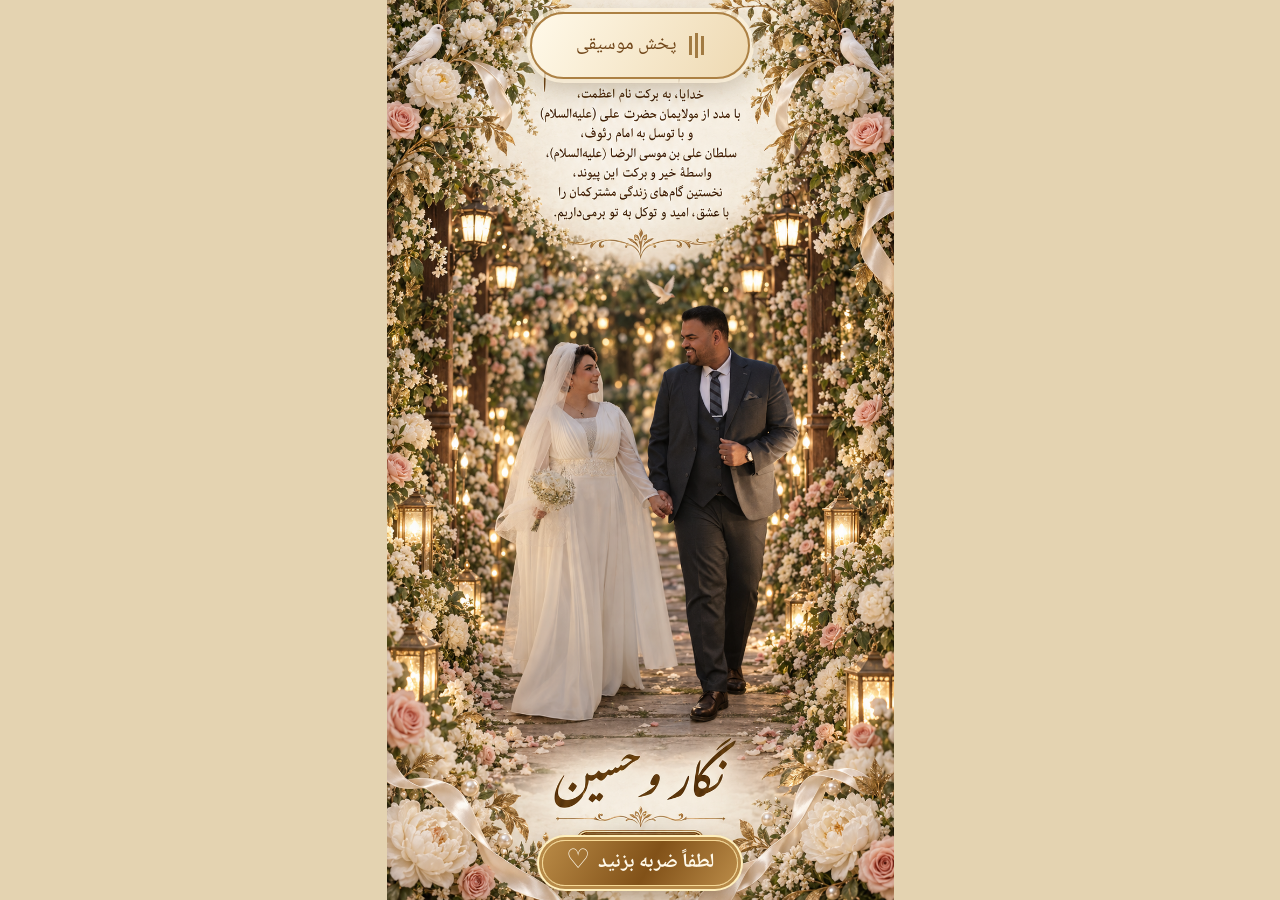
<file: index.html>
<!doctype html>
<html lang="fa" dir="rtl">
<head>
<meta charset="utf-8"><meta name="viewport" content="width=device-width,initial-scale=1,viewport-fit=cover"><meta name="theme-color" content="#f6eedf"><meta name="referrer" content="no-referrer"><meta name="description" content="به جشن آغاز زندگی مشترک نگار و حسین دعوتید؛ چهارشنبه ۲۲ مهر ۱۴۰۵، باغ تالار قصر لِنا."><title>دعوت‌نامهٔ عاشقانهٔ نگار و حسین</title>
<link rel="preload" href="assets/NotoNaskh.ttf" as="font" type="font/ttf" crossorigin><link rel="preload" href="assets/NotoNastaliq.ttf" as="font" type="font/ttf" crossorigin><link rel="stylesheet" href="wedding.css?v=9">
<link rel="stylesheet" href="cover-motion.css?v=10c"><link rel="stylesheet" href="aqd.css?v=13"><link rel="stylesheet" href="navigation-cues.css?v=15"><link rel="manifest" href="notification.webmanifest"><link rel="apple-touch-icon" href="notification-icon-192.png"><link rel="stylesheet" href="notifications.css?v=1"></head>
<body class="gate-open music-intro">
<section class="cover" id="gate" aria-label="کاور دعوت‌نامه نگار و حسین">
<img class="cover-photo" src="assets/cover.png" width="941" height="1672" fetchpriority="high" alt="نگار و حسین در میان گل‌های سفید و صورتی و پرندگان سفید؛ آغاز زندگی مشترک با عشق و توکل به خدا">
<div class="sr-only"><h1>به نام خدایی که نگار رو آفرید</h1><p>خدایا، به برکت نام اعظمت، با مدد از مولایمان حضرت علی علیه‌السلام و با توسل به امام رئوف، سلطان علی بن موسی الرضا علیه‌السلام، نخستین گام‌های زندگی مشترکمان را با عشق، امید و توکل به تو برمی‌داریم.</p></div>
<button id="enter-button" class="heart-button" type="button"><span class="entry-copy"><strong>لطفاً ضربه بزنید</strong><small>ورود به کارت دعوت</small></span><span class="button-heart" aria-hidden="true">♡</span></button>
<div class="cover-shutter shutter-left" aria-hidden="true"><img src="assets/cover.png" alt=""><i class="portal-flowers"></i></div><div class="cover-shutter shutter-right" aria-hidden="true"><img src="assets/cover.png" alt=""><i class="portal-flowers"></i></div><div class="portal-glow" aria-hidden="true"></div><div class="gate-flight" aria-hidden="true"><span class="portal-bird portal-bird-a"></span><span class="portal-bird portal-bird-b"></span></div>
</section>
<div id="card" hidden>
<div class="garden-background" aria-hidden="true"></div>
<button id="scroll-guide" class="scroll-guide" type="button" data-next-chapter hidden><span>ادامهٔ کارت پایین‌تر است</span><strong>صفحه را پایین ببرید</strong><span class="guide-arrow" aria-hidden="true">↓</span></button>

<main>
<section class="scene opening" id="welcome"><div class="floral-frame"><div class="focus-content">
<p class="eyebrow">به نام خدایی که نگار رو آفرید</p>
<p class="dedication">قصهٔ ما، به زیباترین فصلش رسید…</p>
<h1 class="couple-title" tabindex="-1" aria-label="نگار تگرگی و حسین کریمی"><span class="first-name bride-name">نگار</span><span class="couple-and" aria-hidden="true">و</span><span class="first-name groom-name">حسین</span><span class="surname bride-surname">تگرگی</span><span class="surname groom-surname">کریمی</span></h1>
<div class="fine-rule" aria-hidden="true"><span>♡</span></div>
<p class="opening-line">از میان تمام اتفاق‌های جهان،<br>ما به یکدیگر رسیدیم…</p>
<p class="opening-note">و حالا، آغاز «همیشه»‌مان را<br>با حضور شما جشن می‌گیریم.</p>
<p class="date-line">چهارشنبه، ۲۲ مهر ۱۴۰۵</p>
<button class="scroll-hint" type="button" data-next-chapter><strong>ادامهٔ کارت را ببینید</strong><span class="scroll-instruction">صفحه را پایین ببرید یا اینجا ضربه بزنید</span><span class="scroll-chevron" aria-hidden="true">⌄<br>⌄</span></button>
</div></div></section>
<section class="scene aqd-scene" id="aqd-invitation" aria-labelledby="aqd-title" hidden><div class="floral-frame"><div class="focus-content">
<p class="eyebrow">دعوتی ویژه، برای عزیزانِ نزدیکِ دل</p>
<h2 id="aqd-title">کنارِ سفرهٔ عقدمان</h2>
<div class="aqd-rings" aria-hidden="true"><i></i><i></i></div>
<p>پیش از آغاز جشن، دلمان می‌خواهد شیرین‌ترین «بله» زندگی‌مان را در جمعی صمیمی، با حضور شما و دعای خیرتان به زبان بیاوریم.</p>
<div class="aqd-time"><span>مهمان ویژهٔ مراسم عقد ما هستید</span><strong>ساعت ۶ عصر</strong><span>چهارشنبه، ۲۲ مهر ۱۴۰۵</span></div>
<p>خوشحال می‌شویم از ساعت شش عصر، کنار سفرهٔ عقد همراهمان باشید؛ تا نخستین لحظه‌های این پیوند، با مهر شما ماندگار شود.</p>
<p class="aqd-place">باغ تالار قصر لِنا</p>
<p class="aqd-after">و پس از آن، از ساعت هفت، جشن را با هم ادامه می‌دهیم.</p>
</div></div></section>
<section class="scene letter" id="invitation"><div class="floral-frame"><div class="focus-content">
<p class="eyebrow">نامه‌ای به عزیزترین‌هایمان</p><h2>این شادی، با شما کامل می‌شود</h2><p class="guest-name" id="hero-guest" hidden></p><p class="capacity" id="invited-label" hidden></p>
<p>دلمان می‌خواهد وقتی سال‌ها بعد از شب عروسی‌مان حرف می‌زنیم، میان خاطره‌ها، صدای خندهٔ شما باشد؛ گرمیِ نگاهتان و شوقِ لحظه‌هایی که کنار هم گذراندیم.</p>
<p>قصهٔ همراهیِ ما به شبی رسیده که قرار است آغاز یک عمر باشد؛ و برای این آغاز، چه آرزویی شیرین‌تر از بودنِ شما کنارمان؟</p>
<p>بیایید کنار هم بخندیم، برقصیم و خاطره بسازیم. حضور شما برای ما فقط آمدن به یک جشن نیست؛ سهمی عزیز از قشنگ‌ترین شب زندگی‌مان است.</p>
<p class="calligraphy closing-line">این شب، با شما خاطره می‌شود</p>
</div></div></section>
<section class="scene ceremony" id="schedule"><div class="floral-frame"><div class="focus-content">
<p class="eyebrow">قرارِ عاشقانهٔ ما</p><h2>شبی برای همیشه</h2><p class="date-line">چهارشنبه، ۲۲ مهر ۱۴۰۵</p>
<div class="timeline" id="timeline"></div>

</div></div></section>
<section class="scene countdown-scene" aria-labelledby="countdown-title"><div class="floral-frame"><div class="focus-content">
<p class="eyebrow">هر لحظه، نزدیک‌تر به شما</p><h2 id="countdown-title">تا شبِ یکی شدن</h2>
<p>هر روز که می‌گذرد، شوقِ دیدارتان بیشتر می‌شود؛<br>تا شبی که دست در دست هم، کنار شما جشن بگیریم.</p>
<div class="countdown-grid" aria-label="زمان باقی‌مانده تا مراسم"><div><strong data-unit="days">۰</strong><span>روز</span></div><div><strong data-unit="hours">۰</strong><span>ساعت</span></div><div><strong data-unit="minutes">۰</strong><span>دقیقه</span></div><div><strong data-unit="seconds">۰</strong><span>ثانیه</span></div></div>
<p class="calligraphy closing-line">چه خوش باشد این دیدار…</p>
</div></div></section>

<section class="scene rsvp-scene" id="rsvp"><div class="floral-frame"><div class="focus-content">
<p class="eyebrow">چشم‌به‌راه پاسخ شما هستیم</p><h2>کنارمان خواهید بود؟</h2>
<p>از همین حالا، به دیدنتان دل‌خوشیم. برای اینکه همه‌چیز را برای پذیرایی از شما و همراهان عزیزتان آماده کنیم، همین‌جا خبر آمدنتان را به ما بدهید.</p><p class="capacity" id="rsvp-capacity"></p>
<form id="rsvp-form" action="#rsvp" method="post">
<input type="hidden" name="_subject" value="پاسخ کارت عروسی نگار و حسین"><input type="hidden" name="guest_id" id="guest-id">
<label for="rsvp-name">نام و نام خانوادگی شما</label><input name="name" id="rsvp-name" autocomplete="name" maxlength="160" required placeholder="نام عزیز شما">
<fieldset class="attendance"><legend>در این شب کنار ما هستید؟</legend><label class="choice"><input type="radio" name="attendance" value="yes" required><span>با عشق، کنارتان هستیم</span></label><label class="choice"><input type="radio" name="attendance" value="no" required><span>از دور، به شادی‌تان دل می‌دهیم</span></label></fieldset>
<div id="attendance-details"><div id="count-field"><label for="confirmed-count">تعداد کل مهمان‌ها، با احتساب خودتان</label><select name="count" id="confirmed-count" required></select></div><div id="extra-guests"></div></div>
<label for="guest-message">چند کلمه از دل شما، برای دل ما <small>اختیاری</small></label><textarea id="guest-message" name="message" rows="4" maxlength="1000" placeholder="آرزو، دعای خیر یا یادگاریِ مهربان شما…"></textarea>
<div class="honey" aria-hidden="true"><label>این قسمت را خالی بگذارید<input name="_gotcha" tabindex="-1" autocomplete="off"></label></div>
<button class="gold-button submit-button" type="submit">ثبت پاسخ با مهر <span aria-hidden="true">♡</span></button><p class="form-status" id="form-status" role="status" aria-live="polite"></p>
</form>
<p class="farewell">ممنون که در قصهٔ زندگی ما حضور دارید؛<br>چه در کنارمان، چه با مهری که از دور می‌فرستید.</p>
</div></div></section>
<section class="scene location-scene" id="location"><div class="floral-frame"><div class="focus-content">
<p class="eyebrow">نشانیِ یک شب به‌یادماندنی</p><h2>قرارمان در باغ</h2>
<div class="venue-name">باغ تالار قصر لِنا</div>
<p>در میان روشنایی باغ و عطر گل‌ها،<br>چشم‌به‌راه قدم‌های پرمهرتان هستیم.</p>
<p class="venue-address">بومهن، خیابان امام خمینی، خیابان کامیون‌داران</p>
<nav class="map-options" aria-label="انتخاب مسیریاب"><a href="https://maps.app.goo.gl/c9f9Rj69gz3WzVfR7" target="_blank" rel="noopener noreferrer"><svg viewBox="0 0 24 32" aria-hidden="true"><path fill="#4285f4" d="M12 0A12 12 0 0 0 0 12c0 8 12 20 12 20s12-12 12-20A12 12 0 0 0 12 0Z"/><path fill="#34a853" d="m12 32 8-13-8-4-8 4Z"/><path fill="#fbbc04" d="M0 12c0 4 2 7 4 10l8-10Z"/><path fill="#ea4335" d="M12 0A12 12 0 0 0 1 7l11 5Z"/><circle cx="12" cy="12" r="4.3" fill="white"/></svg><span>گوگل‌مپ</span></a><a href="https://nshn.ir/2eQbvksDPxtXQ-" target="_blank" rel="noopener noreferrer"><img src="assets/neshan-logo.png" alt="" width="30" height="30"><span>نشان</span></a><a href="https://waze.com/ul/htnkghw7t2" target="_blank" rel="noopener noreferrer"><img src="assets/waze.svg" alt="" width="30" height="30"><span>ویز</span></a></nav>
<div class="map-preview">
<iframe title="نمای هوایی باغ تالار قصر لِنا و راه‌های اطراف" loading="lazy" referrerpolicy="no-referrer-when-downgrade" src="https://maps.google.com/maps?cid=6140783805081963229&amp;hl=fa&amp;z=10&amp;t=k&amp;output=embed" tabindex="-1"></iframe>
<a class="map-open" href="https://maps.app.goo.gl/c9f9Rj69gz3WzVfR7" target="_blank" rel="noopener noreferrer" aria-label="باز کردن نقشهٔ باغ تالار قصر لِنا در گوگل مپ"><span>لمس کنید؛ قرارمان اینجاست ↗</span></a>
</div>
<a class="gold-button map-button" href="https://www.google.com/maps/dir/?api=1&amp;destination=35.7189859%2C51.8824581&amp;travelmode=driving" target="_blank" rel="noopener noreferrer">مسیریابی از محل شما</a>
<p class="calligraphy signature">با عشق، حسین و نگار</p>
</div></div></section>
</main>
<footer><p>۲۲ مهر ۱۴۰۵ <span aria-hidden="true">♡</span> آغازِ همیشهٔ ما</p></footer>
</div>
<button class="music-control paused" id="music-control" type="button" aria-label="پخش موسیقی" aria-pressed="false"><span class="music-bars" aria-hidden="true"><i></i><i></i><i></i></span><span id="music-label">پخش موسیقی</span></button>
<audio id="cover-music" loop preload="auto"><source src="assets/cover-music-v8.mp3" type="audio/mpeg"></audio>
<audio id="music" loop preload="metadata"><source src="assets/shodi-nooram.mp3" type="audio/mpeg"></audio>
<noscript><style>#gate{display:none!important}#card[hidden]{display:block!important}body{overflow:auto!important}.sky{display:none}</style><p>برای ثبت پاسخ، جاوااسکریپت مرورگر را فعال کنید.</p></noscript>
<script src="guest.js?v=6"></script><script src="rsvp-connection.js?v=20"></script><script src="wedding.js?v=20"></script><script src="garden.js?v=9"></script>
<script src="living-cover.js?v=10c"></script><script src="notifications.js?v=1"></script></body></html>
</file>
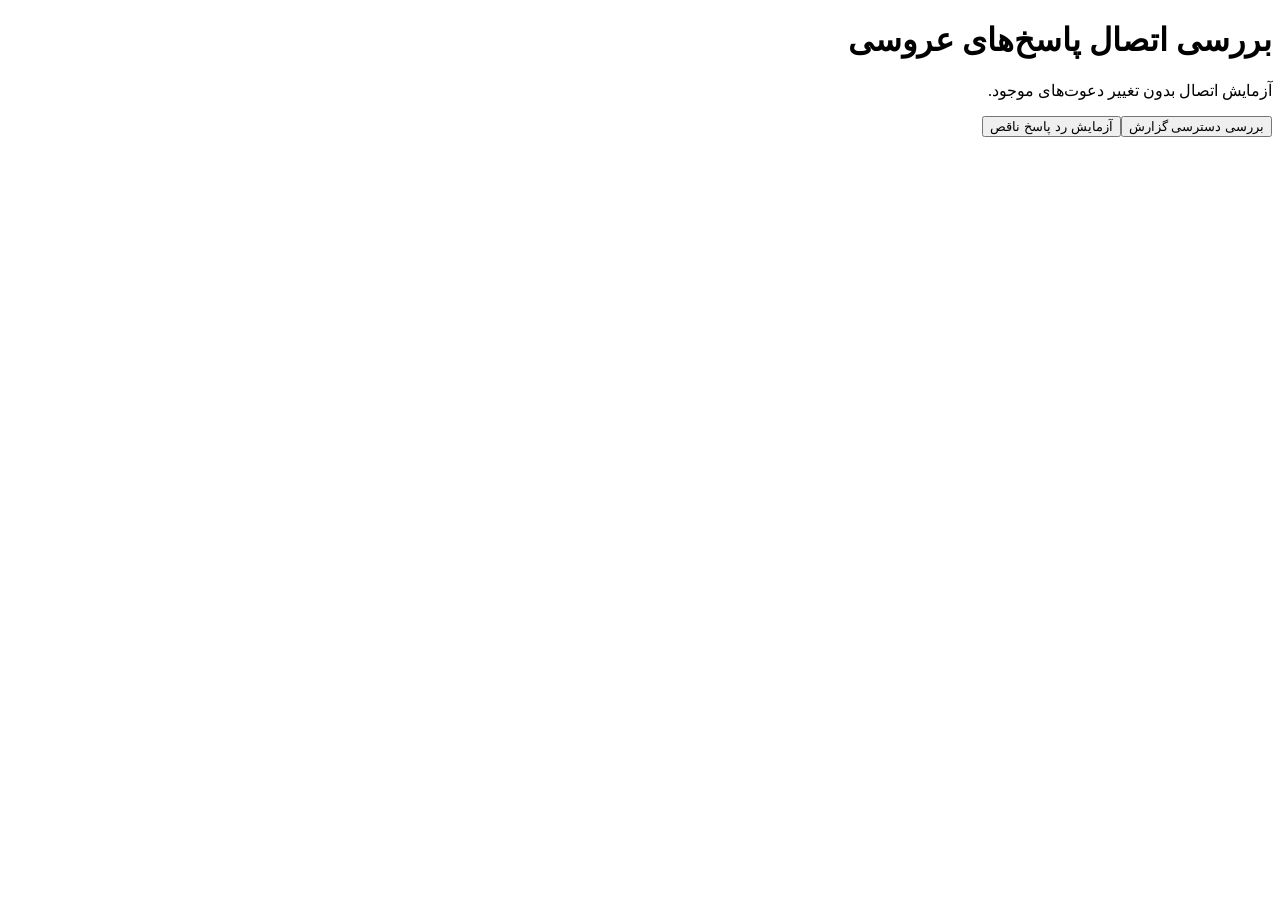
<file: connection-check.html>
<!doctype html><html lang="fa" dir="rtl"><meta charset="utf-8"><meta name="viewport" content="width=device-width,initial-scale=1"><meta name="robots" content="noindex,nofollow"><title>بررسی اتصال پاسخ‌ها</title><body><h1>بررسی اتصال پاسخ‌های عروسی</h1><p>آزمایش اتصال بدون تغییر دعوت‌های موجود.</p><button id="read">بررسی دسترسی گزارش</button><button id="invalid">آزمایش رد پاسخ ناقص</button><pre id="result" style="white-space:pre-wrap" role="status"></pre><script src="rsvp-connection.js?v=20"></script><script>
const output=document.querySelector('#result');
document.querySelector('#read').onclick=async()=>{output.textContent='در حال بررسی…';try{const r=await WeddingConnection.call('read');output.textContent='دسترسی مالک تأیید شد؛ تعداد پاسخ‌ها: '+r.responses.length;}catch(e){output.textContent=e.message;}};
document.querySelector('#invalid').onclick=async()=>{output.textContent='در حال بررسی…';try{await WeddingConnection.call('submit',{});output.textContent='خطا: پاسخ ناقص پذیرفته شد';}catch(e){output.textContent=e.message;}};
</script></body></html>
</file>
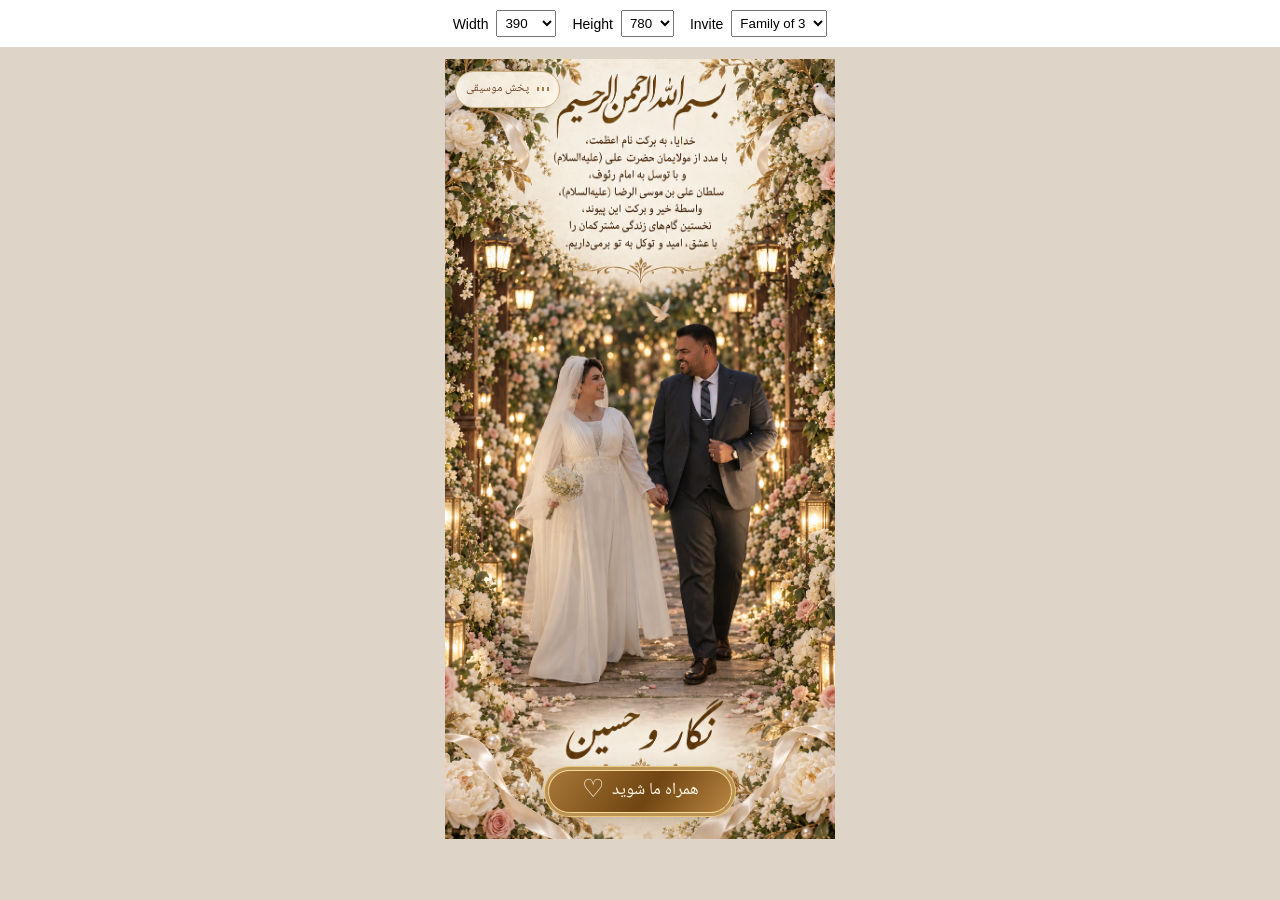
<file: cover-motion-check.html>
<!doctype html><html lang="en"><head><meta charset="utf-8"><meta name="viewport" content="width=device-width,initial-scale=1"><meta name="robots" content="noindex,nofollow"><title>Invitation viewport check</title><style>body{margin:0;background:#ded5c8;font:14px sans-serif}header{padding:10px;background:#fff;display:flex;gap:16px;justify-content:center}iframe{display:block;border:0;margin:12px auto;max-width:100%}label{display:flex;gap:8px;align-items:center}select{padding:4px}</style></head><body><header><label>Width<select id="width"><option>320</option><option selected>390</option><option>430</option><option>658</option><option>1024</option></select></label><label>Height<select id="height"><option>640</option><option selected>780</option><option>850</option></select></label><label>Invite<select id="invite"><option value="family">Family of 3</option><option value="general">General</option></select></label></header><iframe title="Mobile invitation" width="390" height="780" allow="autoplay" src="cover-motion-preview.html?v=10c#invite=id=qa-layout&name=مهمان%20آزمایشی&seats=3&tier=aqd"></iframe><script>const f=document.querySelector('iframe');document.querySelector('#width').onchange=e=>f.width=e.target.value;document.querySelector('#height').onchange=e=>f.height=e.target.value;document.querySelector('#invite').onchange=e=>f.src=e.target.value==='family'?'cover-motion-preview.html?v=10c#invite=id=qa-layout&name=مهمان%20آزمایشی&seats=3&tier=aqd':'cover-motion-preview.html?v=10c';</script></body></html>
</file>
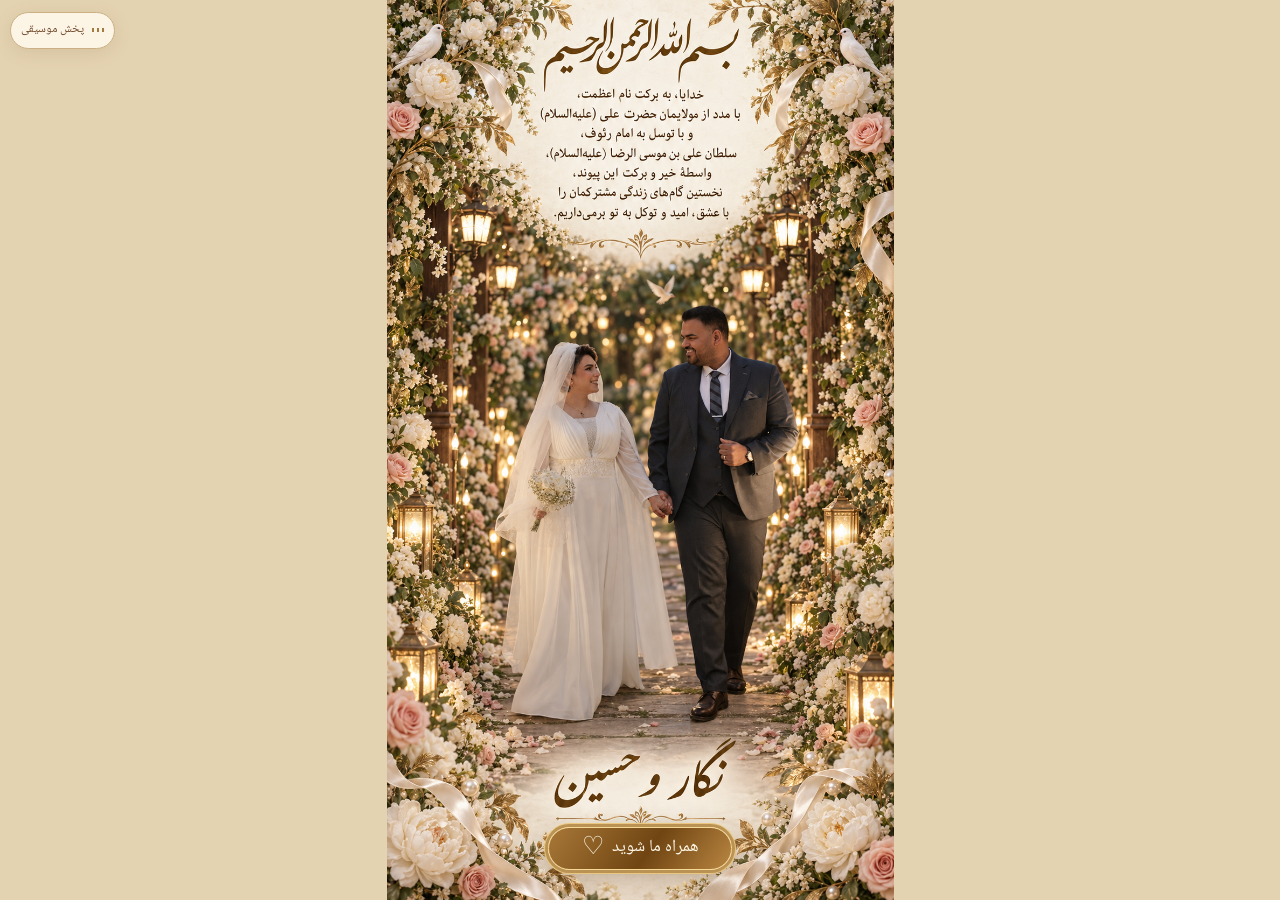
<file: cover-motion-preview.html>
<!doctype html>
<html lang="fa" dir="rtl">
<head>
<meta charset="utf-8"><meta name="viewport" content="width=device-width,initial-scale=1,viewport-fit=cover"><meta name="theme-color" content="#f6eedf"><meta name="referrer" content="no-referrer"><meta name="description" content="به جشن آغاز زندگی مشترک نگار و حسین دعوتید؛ چهارشنبه ۲۲ مهر ۱۴۰۵، باغ تالار قصر لِنا."><title>دعوت‌نامهٔ عاشقانهٔ نگار و حسین</title>
<link rel="preload" href="assets/NotoNaskh.ttf" as="font" type="font/ttf" crossorigin><link rel="preload" href="assets/NotoNastaliq.ttf" as="font" type="font/ttf" crossorigin><link rel="stylesheet" href="wedding.css?v=9">
<meta name="robots" content="noindex,nofollow"><link rel="stylesheet" href="cover-motion.css?v=10c"></head>
<body class="gate-open">
<section class="cover" id="gate" aria-label="کاور دعوت‌نامه نگار و حسین">
<img class="cover-photo" src="assets/cover.png" width="941" height="1672" fetchpriority="high" alt="نگار و حسین در میان گل‌های سفید و صورتی و پرندگان سفید؛ آغاز زندگی مشترک با عشق و توکل به خدا">
<div class="sr-only"><h1>به نام خدایی که نگار رو آفرید</h1><p>خدایا، به برکت نام اعظمت، با مدد از مولایمان حضرت علی علیه‌السلام و با توسل به امام رئوف، سلطان علی بن موسی الرضا علیه‌السلام، نخستین گام‌های زندگی مشترکمان را با عشق، امید و توکل به تو برمی‌داریم.</p></div>
<button id="enter-button" class="heart-button" type="button"><span>همراه ما شوید</span><span class="button-heart" aria-hidden="true">♡</span></button>
<div class="cover-shutter shutter-left" aria-hidden="true"><img src="assets/cover.png" alt=""><i class="portal-flowers"></i></div><div class="cover-shutter shutter-right" aria-hidden="true"><img src="assets/cover.png" alt=""><i class="portal-flowers"></i></div><div class="portal-glow" aria-hidden="true"></div><div class="gate-flight" aria-hidden="true"><span class="portal-bird portal-bird-a"></span><span class="portal-bird portal-bird-b"></span></div>
</section>
<div id="card" hidden>
<div class="garden-background" aria-hidden="true"></div>

<main>
<section class="scene opening" id="welcome"><div class="floral-frame"><div class="focus-content">
<p class="eyebrow">به نام خدایی که نگار رو آفرید</p>
<p class="dedication">قصهٔ ما، به زیباترین فصلش رسید…</p>
<h1 class="couple-title" tabindex="-1" aria-label="نگار تگرگی و حسین کریمی"><span class="first-name bride-name">نگار</span><span class="couple-and" aria-hidden="true">و</span><span class="first-name groom-name">حسین</span><span class="surname bride-surname">تگرگی</span><span class="surname groom-surname">کریمی</span></h1>
<div class="fine-rule" aria-hidden="true"><span>♡</span></div>
<p class="opening-line">از میان تمام اتفاق‌های جهان،<br>ما به یکدیگر رسیدیم…</p>
<p class="opening-note">و حالا، آغاز «همیشه»‌مان را<br>با حضور شما جشن می‌گیریم.</p>
<p class="date-line">چهارشنبه، ۲۲ مهر ۱۴۰۵</p>
<p class="scroll-hint">آرام ورق بزنید <span aria-hidden="true">↓</span></p>
</div></div></section>
<section class="scene letter" id="invitation"><div class="floral-frame"><div class="focus-content">
<p class="eyebrow">نامه‌ای به عزیزترین‌هایمان</p><h2>این شادی، با شما کامل می‌شود</h2><p class="guest-name" id="hero-guest" hidden></p><p class="capacity" id="invited-label" hidden></p>
<p>دلمان می‌خواهد وقتی سال‌ها بعد از شب عروسی‌مان حرف می‌زنیم، میان خاطره‌ها، صدای خندهٔ شما باشد؛ گرمیِ نگاهتان و شوقِ لحظه‌هایی که کنار هم گذراندیم.</p>
<p>قصهٔ همراهیِ ما به شبی رسیده که قرار است آغاز یک عمر باشد؛ و برای این آغاز، چه آرزویی شیرین‌تر از بودنِ شما کنارمان؟</p>
<p>بیایید کنار هم بخندیم، برقصیم و خاطره بسازیم. حضور شما برای ما فقط آمدن به یک جشن نیست؛ سهمی عزیز از قشنگ‌ترین شب زندگی‌مان است.</p>
<p class="calligraphy closing-line">این شب، با شما خاطره می‌شود</p>
</div></div></section>
<section class="scene ceremony" id="schedule"><div class="floral-frame"><div class="focus-content">
<p class="eyebrow">قرارِ عاشقانهٔ ما</p><h2>شبی برای همیشه</h2><p class="date-line">چهارشنبه، ۲۲ مهر ۱۴۰۵</p>
<div class="timeline" id="timeline"></div>

</div></div></section>
<section class="scene countdown-scene" aria-labelledby="countdown-title"><div class="floral-frame"><div class="focus-content">
<p class="eyebrow">هر لحظه، نزدیک‌تر به شما</p><h2 id="countdown-title">تا شبِ یکی شدن</h2>
<p>هر روز که می‌گذرد، شوقِ دیدارتان بیشتر می‌شود؛<br>تا شبی که دست در دست هم، کنار شما جشن بگیریم.</p>
<div class="countdown-grid" aria-label="زمان باقی‌مانده تا مراسم"><div><strong data-unit="days">۰</strong><span>روز</span></div><div><strong data-unit="hours">۰</strong><span>ساعت</span></div><div><strong data-unit="minutes">۰</strong><span>دقیقه</span></div><div><strong data-unit="seconds">۰</strong><span>ثانیه</span></div></div>
<p class="calligraphy closing-line">چه خوش باشد این دیدار…</p>
</div></div></section>

<section class="scene rsvp-scene" id="rsvp"><div class="floral-frame"><div class="focus-content">
<p class="eyebrow">چشم‌به‌راه پاسخ شما هستیم</p><h2>کنارمان خواهید بود؟</h2>
<p>از همین حالا، به دیدنتان دل‌خوشیم. برای اینکه همه‌چیز را برای پذیرایی از شما و همراهان عزیزتان آماده کنیم، همین‌جا خبر آمدنتان را به ما بدهید.</p><p class="capacity" id="rsvp-capacity"></p>
<form id="rsvp-form" action="https://formspree.io/f/mzezrgra" method="post">
<input type="hidden" name="_subject" value="پاسخ کارت عروسی نگار و حسین"><input type="hidden" name="guest_id" id="guest-id">
<label for="rsvp-name">نام و نام خانوادگی شما</label><input name="name" id="rsvp-name" autocomplete="name" maxlength="160" required placeholder="نام عزیز شما">
<fieldset class="attendance"><legend>در این شب کنار ما هستید؟</legend><label class="choice"><input type="radio" name="attendance" value="yes" required><span>با عشق، کنارتان هستیم</span></label><label class="choice"><input type="radio" name="attendance" value="no" required><span>از دور، به شادی‌تان دل می‌دهیم</span></label></fieldset>
<div id="attendance-details"><div id="count-field"><label for="confirmed-count">تعداد کل مهمان‌ها، با احتساب خودتان</label><select name="count" id="confirmed-count" required></select></div><div id="extra-guests"></div></div>
<label for="guest-message">چند کلمه از دل شما، برای دل ما <small>اختیاری</small></label><textarea id="guest-message" name="message" rows="4" maxlength="1000" placeholder="آرزو، دعای خیر یا یادگاریِ مهربان شما…"></textarea>
<div class="honey" aria-hidden="true"><label>این قسمت را خالی بگذارید<input name="_gotcha" tabindex="-1" autocomplete="off"></label></div>
<button class="gold-button submit-button" type="submit">ثبت پاسخ با مهر <span aria-hidden="true">♡</span></button><p class="form-status" id="form-status" role="status" aria-live="polite"></p>
</form>
<p class="farewell">ممنون که در قصهٔ زندگی ما حضور دارید؛<br>چه در کنارمان، چه با مهری که از دور می‌فرستید.</p><p class="calligraphy signature">با عشق، نگار و حسین</p>
</div></div></section>
<section class="scene location-scene" id="location"><div class="floral-frame"><div class="focus-content">
<p class="eyebrow">نشانیِ یک شب به‌یادماندنی</p><h2>قرارمان در باغ</h2>
<div class="venue-name">باغ تالار قصر لِنا</div>
<p>در میان روشنایی باغ و عطر گل‌ها،<br>چشم‌به‌راه قدم‌های پرمهرتان هستیم.</p>
<p class="venue-address">بومهن، خیابان امام خمینی، خیابان کامیون‌داران</p>
<nav class="map-options" aria-label="انتخاب مسیریاب"><a href="https://maps.app.goo.gl/c9f9Rj69gz3WzVfR7" target="_blank" rel="noopener noreferrer"><svg viewBox="0 0 24 32" aria-hidden="true"><path fill="#4285f4" d="M12 0A12 12 0 0 0 0 12c0 8 12 20 12 20s12-12 12-20A12 12 0 0 0 12 0Z"/><path fill="#34a853" d="m12 32 8-13-8-4-8 4Z"/><path fill="#fbbc04" d="M0 12c0 4 2 7 4 10l8-10Z"/><path fill="#ea4335" d="M12 0A12 12 0 0 0 1 7l11 5Z"/><circle cx="12" cy="12" r="4.3" fill="white"/></svg><span>گوگل‌مپ</span></a><a href="https://nshn.ir/2eQbvksDPxtXQ-" target="_blank" rel="noopener noreferrer"><img src="assets/neshan-logo.png" alt="" width="30" height="30"><span>نشان</span></a><a href="https://waze.com/ul/htnkghw7t2" target="_blank" rel="noopener noreferrer"><img src="assets/waze.svg" alt="" width="30" height="30"><span>ویز</span></a></nav>
<div class="map-preview">
<iframe title="نمای هوایی باغ تالار قصر لِنا و راه‌های اطراف" loading="lazy" referrerpolicy="no-referrer-when-downgrade" src="https://maps.google.com/maps?cid=6140783805081963229&amp;hl=fa&amp;z=10&amp;t=k&amp;output=embed" tabindex="-1"></iframe>
<a class="map-open" href="https://maps.app.goo.gl/c9f9Rj69gz3WzVfR7" target="_blank" rel="noopener noreferrer" aria-label="باز کردن نقشهٔ باغ تالار قصر لِنا در گوگل مپ"><span>لمس کنید؛ قرارمان اینجاست ↗</span></a>
</div>
<a class="gold-button map-button" href="https://www.google.com/maps/dir/?api=1&amp;destination=35.7189859%2C51.8824581&amp;travelmode=driving" target="_blank" rel="noopener noreferrer">مسیریابی از محل شما</a>
</div></div></section>
</main>
<footer><p>۲۲ مهر ۱۴۰۵ <span aria-hidden="true">♡</span> آغازِ همیشهٔ ما</p></footer>
</div>
<button class="music-control paused" id="music-control" type="button" aria-label="پخش موسیقی" aria-pressed="false"><span class="music-bars" aria-hidden="true"><i></i><i></i><i></i></span><span id="music-label">پخش موسیقی</span></button>
<audio id="cover-music" loop autoplay preload="auto"><source src="assets/cover-music-v8.mp3" type="audio/mpeg"></audio>
<audio id="music" loop preload="metadata"><source src="assets/shodi-nooram.mp3" type="audio/mpeg"></audio>
<noscript><style>#gate{display:none!important}#card[hidden]{display:block!important}body{overflow:auto!important}.sky{display:none}</style><p>برای ثبت پاسخ، جاوااسکریپت مرورگر را فعال کنید.</p></noscript>
<script src="garden.js?v=9"></script><script src="guest.js?v=6"></script><script src="wedding.js?v=9"></script>
<script src="living-cover.js?v=10c"></script></body></html>
</file>
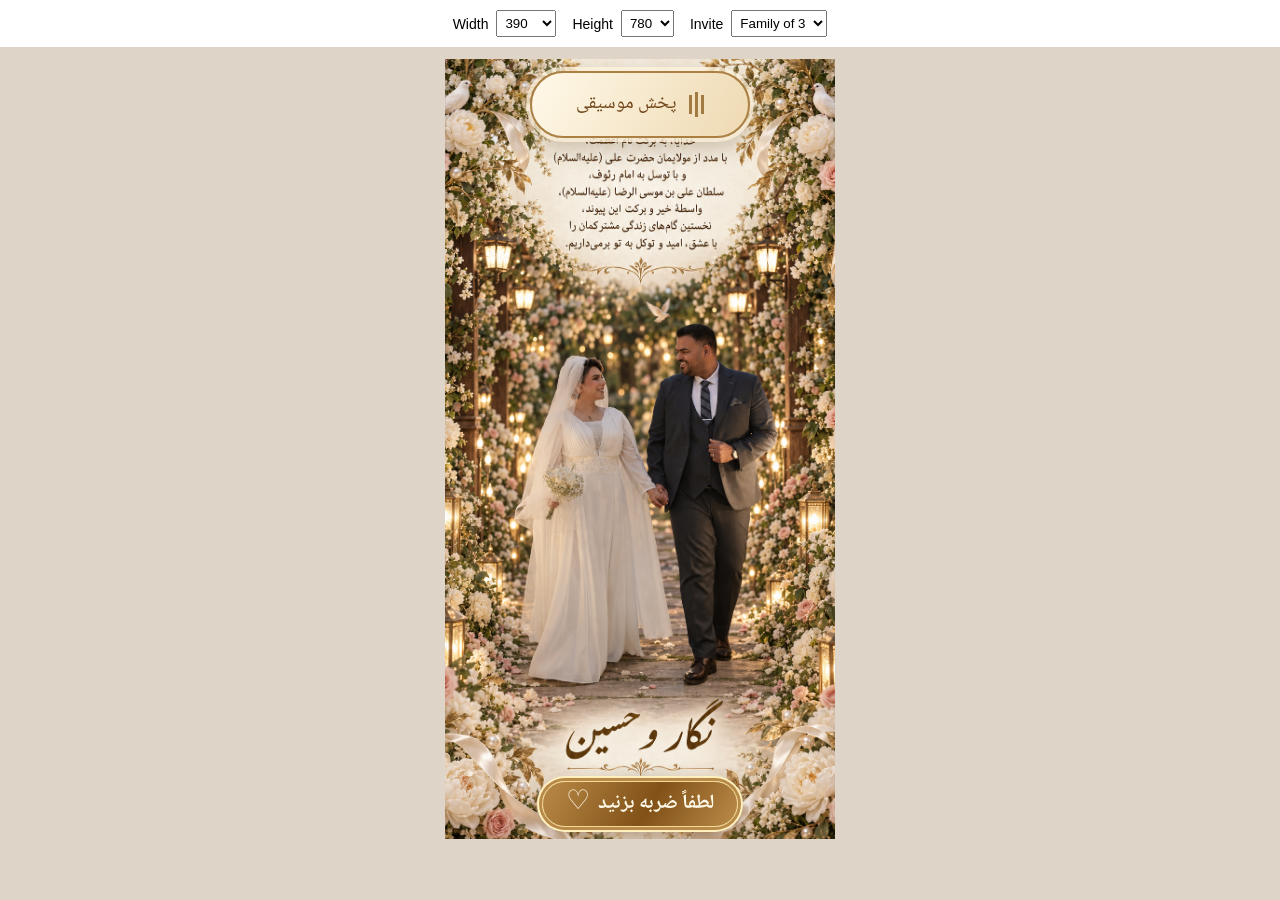
<file: language-check.html>
<!doctype html><html lang="en"><head><meta charset="utf-8"><meta name="viewport" content="width=device-width,initial-scale=1"><meta name="robots" content="noindex,nofollow"><title>Invitation viewport check</title><style>body{margin:0;background:#ded5c8;font:14px sans-serif}header{padding:10px;background:#fff;display:flex;gap:16px;justify-content:center}iframe{display:block;border:0;margin:12px auto;max-width:100%}label{display:flex;gap:8px;align-items:center}select{padding:4px}</style></head><body><header><label>Width<select id="width"><option>320</option><option selected>390</option><option>430</option><option>658</option><option>1024</option></select></label><label>Height<select id="height"><option>640</option><option selected>780</option><option>850</option></select></label><label>Invite<select id="invite"><option value="family">Family of 3</option><option value="general">General</option></select></label></header><iframe title="Mobile invitation" width="390" height="780" allow="autoplay" src="index.html?v=12#invite=id=qa-layout&name=مهمان%20آزمایشی&seats=3&tier=aqd"></iframe><script>const f=document.querySelector('iframe');document.querySelector('#width').onchange=e=>f.width=e.target.value;document.querySelector('#height').onchange=e=>f.height=e.target.value;document.querySelector('#invite').onchange=e=>f.src=e.target.value==='family'?'index.html?v=12#invite=id=qa-layout&name=مهمان%20آزمایشی&seats=3&tier=aqd':'index.html?v=12';</script></body></html>
</file>
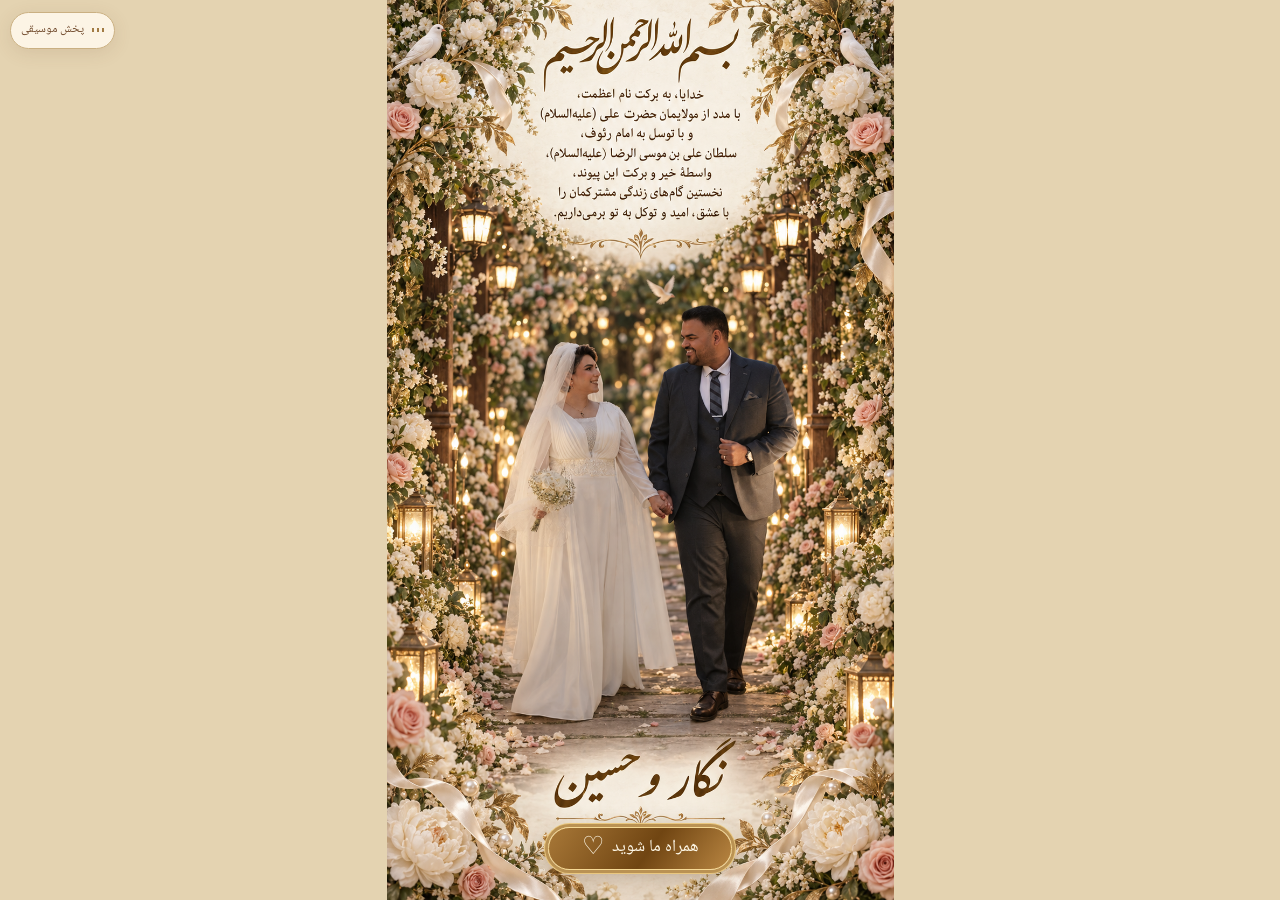
<file: language-preview.html>
<!doctype html>
<html lang="fa" dir="rtl">
<head>
<meta charset="utf-8"><meta name="viewport" content="width=device-width,initial-scale=1,viewport-fit=cover"><meta name="theme-color" content="#f6eedf"><meta name="referrer" content="no-referrer"><meta name="description" content="به جشن آغاز زندگی مشترک نگار و حسین دعوتید؛ چهارشنبه ۲۲ مهر ۱۴۰۵، باغ تالار قصر لِنا."><title>دعوت‌نامهٔ عاشقانهٔ نگار و حسین</title>
<link rel="preload" href="assets/NotoNaskh.ttf" as="font" type="font/ttf" crossorigin><link rel="preload" href="assets/NotoNastaliq.ttf" as="font" type="font/ttf" crossorigin><link rel="stylesheet" href="wedding.css?v=9">
<link rel="stylesheet" href="cover-motion.css?v=10c"><meta name="robots" content="noindex,nofollow"></head>
<body class="gate-open">
<section class="cover" id="gate" aria-label="کاور دعوت‌نامه نگار و حسین">
<img class="cover-photo" src="assets/cover.png" width="941" height="1672" fetchpriority="high" alt="نگار و حسین در میان گل‌های سفید و صورتی و پرندگان سفید؛ آغاز زندگی مشترک با عشق و توکل به خدا">
<div class="sr-only"><h1>به نام خدایی که نگار رو آفرید</h1><p>خدایا، به برکت نام اعظمت، با مدد از مولایمان حضرت علی علیه‌السلام و با توسل به امام رئوف، سلطان علی بن موسی الرضا علیه‌السلام، نخستین گام‌های زندگی مشترکمان را با عشق، امید و توکل به تو برمی‌داریم.</p></div>
<button id="enter-button" class="heart-button" type="button"><span>همراه ما شوید</span><span class="button-heart" aria-hidden="true">♡</span></button>
<div class="cover-shutter shutter-left" aria-hidden="true"><img src="assets/cover.png" alt=""><i class="portal-flowers"></i></div><div class="cover-shutter shutter-right" aria-hidden="true"><img src="assets/cover.png" alt=""><i class="portal-flowers"></i></div><div class="portal-glow" aria-hidden="true"></div><div class="gate-flight" aria-hidden="true"><span class="portal-bird portal-bird-a"></span><span class="portal-bird portal-bird-b"></span></div>
</section>
<div id="card" hidden>
<div class="garden-background" aria-hidden="true"></div>

<main>
<section class="scene opening" id="welcome"><div class="floral-frame"><div class="focus-content">
<p class="eyebrow">به نام خدایی که نگار رو آفرید</p>
<p class="dedication">قصهٔ ما، به زیباترین فصلش رسید…</p>
<h1 class="couple-title" tabindex="-1" aria-label="نگار تگرگی و حسین کریمی"><span class="first-name bride-name">نگار</span><span class="couple-and" aria-hidden="true">و</span><span class="first-name groom-name">حسین</span><span class="surname bride-surname">تگرگی</span><span class="surname groom-surname">کریمی</span></h1>
<div class="fine-rule" aria-hidden="true"><span>♡</span></div>
<p class="opening-line">از میان تمام اتفاق‌های جهان،<br>ما به یکدیگر رسیدیم…</p>
<p class="opening-note">و حالا، آغاز «همیشه»‌مان را<br>با حضور شما جشن می‌گیریم.</p>
<p class="date-line">چهارشنبه، ۲۲ مهر ۱۴۰۵</p>
<p class="scroll-hint">آرام ورق بزنید <span aria-hidden="true">↓</span></p>
</div></div></section>
<section class="scene letter" id="invitation"><div class="floral-frame"><div class="focus-content">
<p class="eyebrow">نامه‌ای به عزیزترین‌هایمان</p><h2>این شادی، با شما کامل می‌شود</h2><p class="guest-name" id="hero-guest" hidden></p><p class="capacity" id="invited-label" hidden></p>
<p>دلمان می‌خواهد وقتی سال‌ها بعد از شب عروسی‌مان حرف می‌زنیم، میان خاطره‌ها، صدای خندهٔ شما باشد؛ گرمیِ نگاهتان و شوقِ لحظه‌هایی که کنار هم گذراندیم.</p>
<p>قصهٔ همراهیِ ما به شبی رسیده که قرار است آغاز یک عمر باشد؛ و برای این آغاز، چه آرزویی شیرین‌تر از بودنِ شما کنارمان؟</p>
<p>بیایید کنار هم بخندیم، برقصیم و خاطره بسازیم. حضور شما برای ما فقط آمدن به یک جشن نیست؛ سهمی عزیز از قشنگ‌ترین شب زندگی‌مان است.</p>
<p class="calligraphy closing-line">این شب، با شما خاطره می‌شود</p>
</div></div></section>
<section class="scene ceremony" id="schedule"><div class="floral-frame"><div class="focus-content">
<p class="eyebrow">قرارِ عاشقانهٔ ما</p><h2>شبی برای همیشه</h2><p class="date-line">چهارشنبه، ۲۲ مهر ۱۴۰۵</p>
<div class="timeline" id="timeline"></div>

</div></div></section>
<section class="scene countdown-scene" aria-labelledby="countdown-title"><div class="floral-frame"><div class="focus-content">
<p class="eyebrow">هر لحظه، نزدیک‌تر به شما</p><h2 id="countdown-title">تا شبِ یکی شدن</h2>
<p>هر روز که می‌گذرد، شوقِ دیدارتان بیشتر می‌شود؛<br>تا شبی که دست در دست هم، کنار شما جشن بگیریم.</p>
<div class="countdown-grid" aria-label="زمان باقی‌مانده تا مراسم"><div><strong data-unit="days">۰</strong><span>روز</span></div><div><strong data-unit="hours">۰</strong><span>ساعت</span></div><div><strong data-unit="minutes">۰</strong><span>دقیقه</span></div><div><strong data-unit="seconds">۰</strong><span>ثانیه</span></div></div>
<p class="calligraphy closing-line">چه خوش باشد این دیدار…</p>
</div></div></section>

<section class="scene rsvp-scene" id="rsvp"><div class="floral-frame"><div class="focus-content">
<p class="eyebrow">چشم‌به‌راه پاسخ شما هستیم</p><h2>کنارمان خواهید بود؟</h2>
<p>از همین حالا، به دیدنتان دل‌خوشیم. برای اینکه همه‌چیز را برای پذیرایی از شما و همراهان عزیزتان آماده کنیم، همین‌جا خبر آمدنتان را به ما بدهید.</p><p class="capacity" id="rsvp-capacity"></p>
<form id="rsvp-form" action="https://formspree.io/f/mzezrgra" method="post">
<input type="hidden" name="_subject" value="پاسخ کارت عروسی نگار و حسین"><input type="hidden" name="guest_id" id="guest-id">
<label for="rsvp-name">نام و نام خانوادگی شما</label><input name="name" id="rsvp-name" autocomplete="name" maxlength="160" required placeholder="نام عزیز شما">
<fieldset class="attendance"><legend>در این شب کنار ما هستید؟</legend><label class="choice"><input type="radio" name="attendance" value="yes" required><span>با عشق، کنارتان هستیم</span></label><label class="choice"><input type="radio" name="attendance" value="no" required><span>از دور، به شادی‌تان دل می‌دهیم</span></label></fieldset>
<div id="attendance-details"><div id="count-field"><label for="confirmed-count">تعداد کل مهمان‌ها، با احتساب خودتان</label><select name="count" id="confirmed-count" required></select></div><div id="extra-guests"></div></div>
<label for="guest-message">چند کلمه از دل شما، برای دل ما <small>اختیاری</small></label><textarea id="guest-message" name="message" rows="4" maxlength="1000" placeholder="آرزو، دعای خیر یا یادگاریِ مهربان شما…"></textarea>
<div class="honey" aria-hidden="true"><label>این قسمت را خالی بگذارید<input name="_gotcha" tabindex="-1" autocomplete="off"></label></div>
<button class="gold-button submit-button" type="submit">ثبت پاسخ با مهر <span aria-hidden="true">♡</span></button><p class="form-status" id="form-status" role="status" aria-live="polite"></p>
</form>
<p class="farewell">ممنون که در قصهٔ زندگی ما حضور دارید؛<br>چه در کنارمان، چه با مهری که از دور می‌فرستید.</p><p class="calligraphy signature">با عشق، نگار و حسین</p>
</div></div></section>
<section class="scene location-scene" id="location"><div class="floral-frame"><div class="focus-content">
<p class="eyebrow">نشانیِ یک شب به‌یادماندنی</p><h2>قرارمان در باغ</h2>
<div class="venue-name">باغ تالار قصر لِنا</div>
<p>در میان روشنایی باغ و عطر گل‌ها،<br>چشم‌به‌راه قدم‌های پرمهرتان هستیم.</p>
<p class="venue-address">بومهن، خیابان امام خمینی، خیابان کامیون‌داران</p>
<nav class="map-options" aria-label="انتخاب مسیریاب"><a href="https://maps.app.goo.gl/c9f9Rj69gz3WzVfR7" target="_blank" rel="noopener noreferrer"><svg viewBox="0 0 24 32" aria-hidden="true"><path fill="#4285f4" d="M12 0A12 12 0 0 0 0 12c0 8 12 20 12 20s12-12 12-20A12 12 0 0 0 12 0Z"/><path fill="#34a853" d="m12 32 8-13-8-4-8 4Z"/><path fill="#fbbc04" d="M0 12c0 4 2 7 4 10l8-10Z"/><path fill="#ea4335" d="M12 0A12 12 0 0 0 1 7l11 5Z"/><circle cx="12" cy="12" r="4.3" fill="white"/></svg><span>گوگل‌مپ</span></a><a href="https://nshn.ir/2eQbvksDPxtXQ-" target="_blank" rel="noopener noreferrer"><img src="assets/neshan-logo.png" alt="" width="30" height="30"><span>نشان</span></a><a href="https://waze.com/ul/htnkghw7t2" target="_blank" rel="noopener noreferrer"><img src="assets/waze.svg" alt="" width="30" height="30"><span>ویز</span></a></nav>
<div class="map-preview">
<iframe title="نمای هوایی باغ تالار قصر لِنا و راه‌های اطراف" loading="lazy" referrerpolicy="no-referrer-when-downgrade" src="https://maps.google.com/maps?cid=6140783805081963229&amp;hl=fa&amp;z=10&amp;t=k&amp;output=embed" tabindex="-1"></iframe>
<a class="map-open" href="https://maps.app.goo.gl/c9f9Rj69gz3WzVfR7" target="_blank" rel="noopener noreferrer" aria-label="باز کردن نقشهٔ باغ تالار قصر لِنا در گوگل مپ"><span>لمس کنید؛ قرارمان اینجاست ↗</span></a>
</div>
<a class="gold-button map-button" href="https://www.google.com/maps/dir/?api=1&amp;destination=35.7189859%2C51.8824581&amp;travelmode=driving" target="_blank" rel="noopener noreferrer">مسیریابی از محل شما</a>
</div></div></section>
</main>
<footer><p>۲۲ مهر ۱۴۰۵ <span aria-hidden="true">♡</span> آغازِ همیشهٔ ما</p></footer>
</div>
<button class="music-control paused" id="music-control" type="button" aria-label="پخش موسیقی" aria-pressed="false"><span class="music-bars" aria-hidden="true"><i></i><i></i><i></i></span><span id="music-label">پخش موسیقی</span></button>
<audio id="cover-music" loop autoplay preload="auto"><source src="assets/cover-music-v8.mp3" type="audio/mpeg"></audio>
<audio id="music" loop preload="metadata"><source src="assets/shodi-nooram.mp3" type="audio/mpeg"></audio>
<noscript><style>#gate{display:none!important}#card[hidden]{display:block!important}body{overflow:auto!important}.sky{display:none}</style><p>برای ثبت پاسخ، جاوااسکریپت مرورگر را فعال کنید.</p></noscript>
<script src="garden.js?v=9"></script><script src="guest.js?v=6"></script><script src="wedding.js?v=12"></script>
<script src="living-cover.js?v=10c"></script></body></html>
</file>
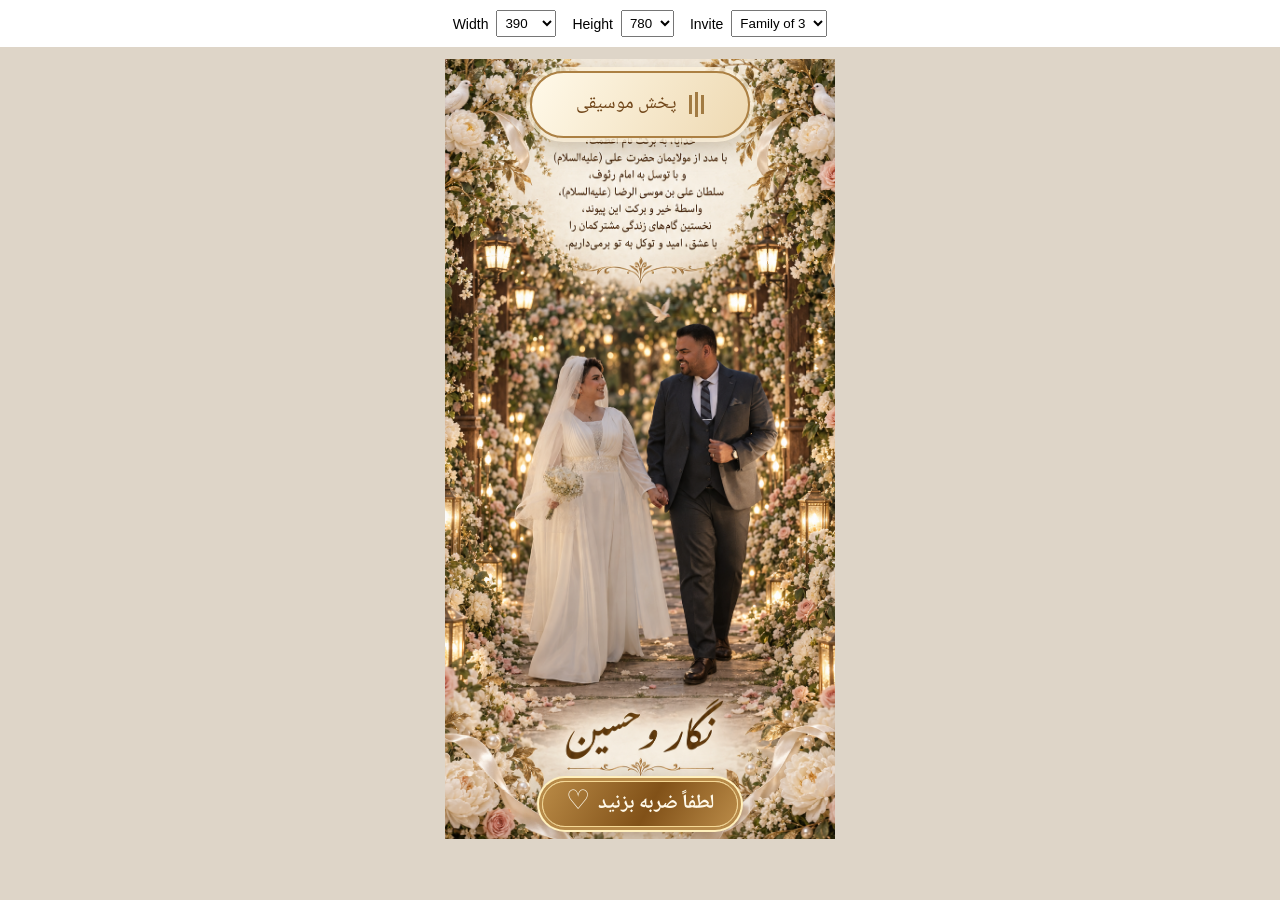
<file: layout-check.html>
<!doctype html><html lang="en"><head><meta charset="utf-8"><meta name="viewport" content="width=device-width,initial-scale=1"><meta name="robots" content="noindex,nofollow"><title>Invitation viewport check</title><style>body{margin:0;background:#ded5c8;font:14px sans-serif}header{padding:10px;background:#fff;display:flex;gap:16px;justify-content:center}iframe{display:block;border:0;margin:12px auto;max-width:100%}label{display:flex;gap:8px;align-items:center}select{padding:4px}</style></head><body><header><label>Width<select id="width"><option>320</option><option selected>390</option><option>430</option><option>658</option><option>1024</option></select></label><label>Height<select id="height"><option>640</option><option selected>780</option><option>850</option></select></label><label>Invite<select id="invite"><option value="family">Family of 3</option><option value="general">General</option></select></label></header><iframe title="Mobile invitation" width="390" height="780" allow="autoplay" src="index.html?v=16#invite=id=qa-layout&name=مهمان%20آزمایشی&seats=3&tier=aqd"></iframe><script>const f=document.querySelector('iframe');document.querySelector('#width').onchange=e=>f.width=e.target.value;document.querySelector('#height').onchange=e=>f.height=e.target.value;document.querySelector('#invite').onchange=e=>f.src=e.target.value==='family'?'index.html?v=16#invite=id=qa-layout&name=مهمان%20آزمایشی&seats=3&tier=aqd':'index.html?v=16';</script></body></html>
</file>
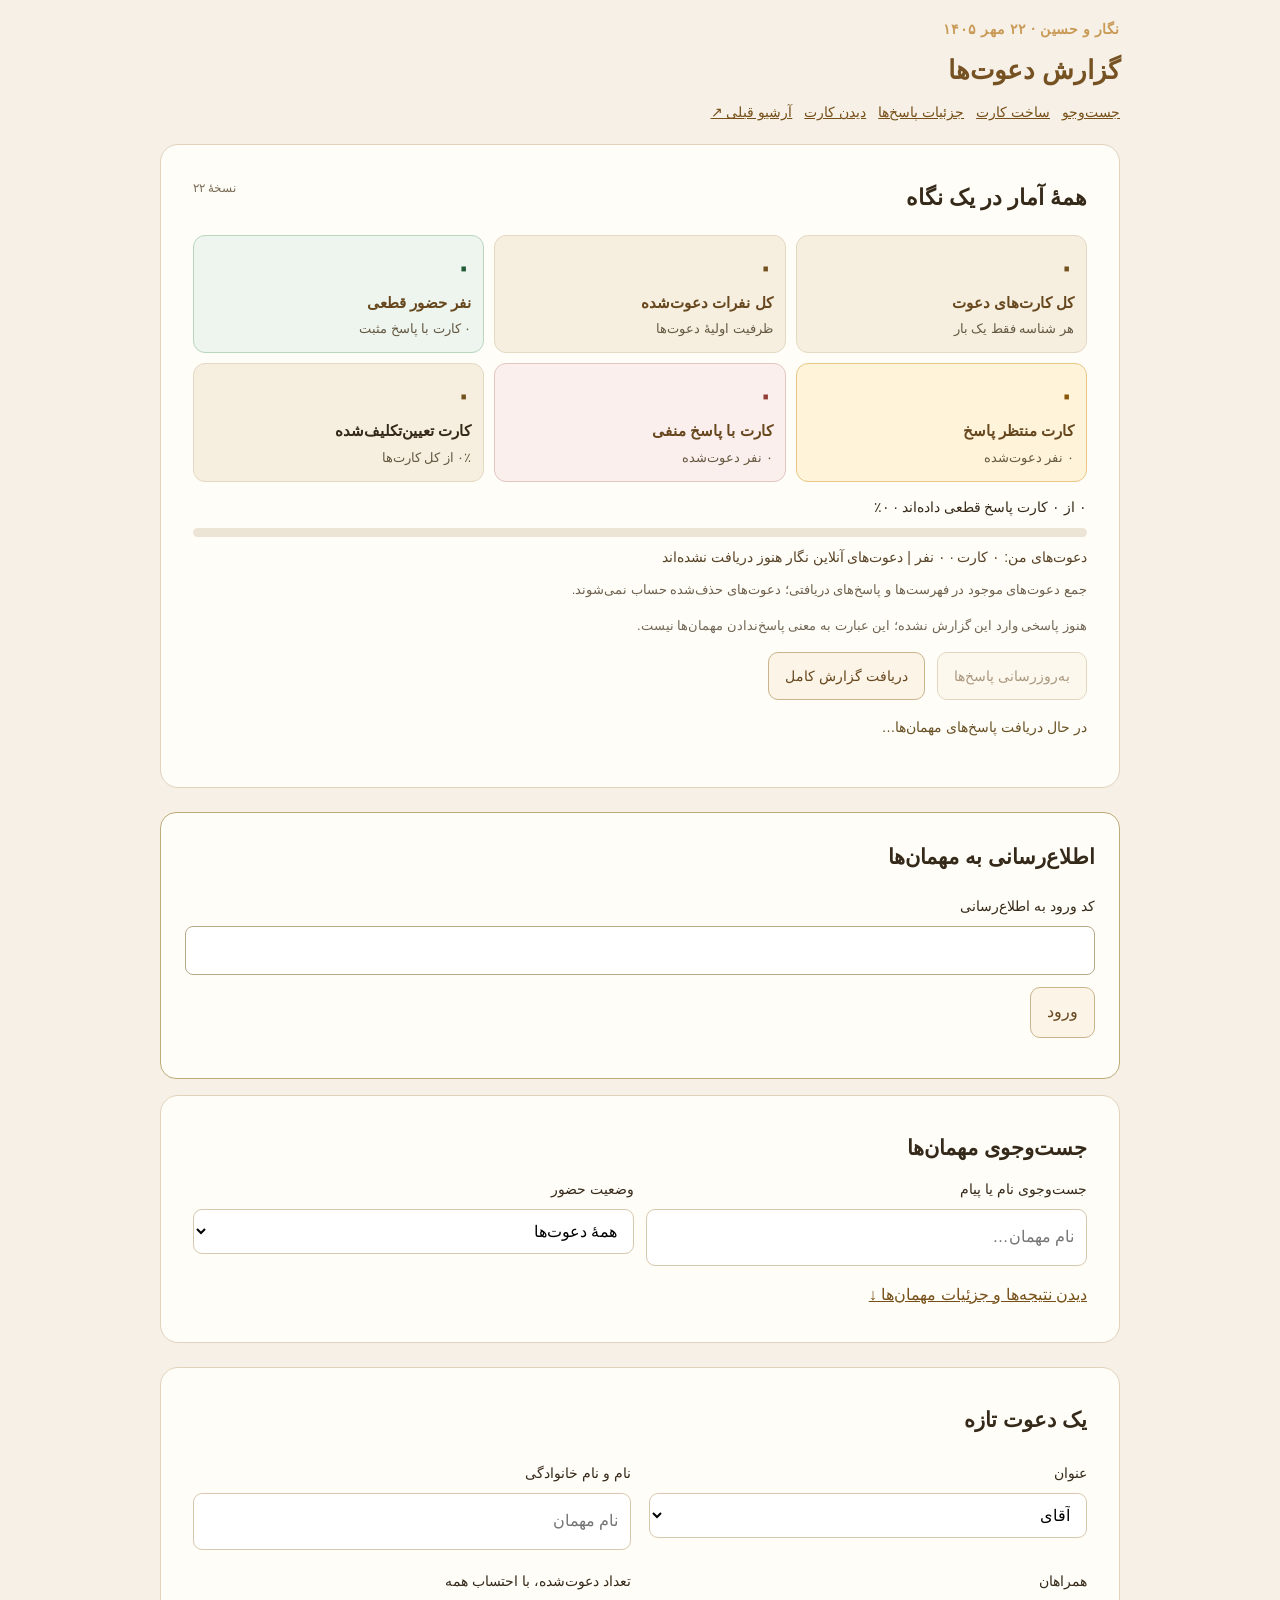
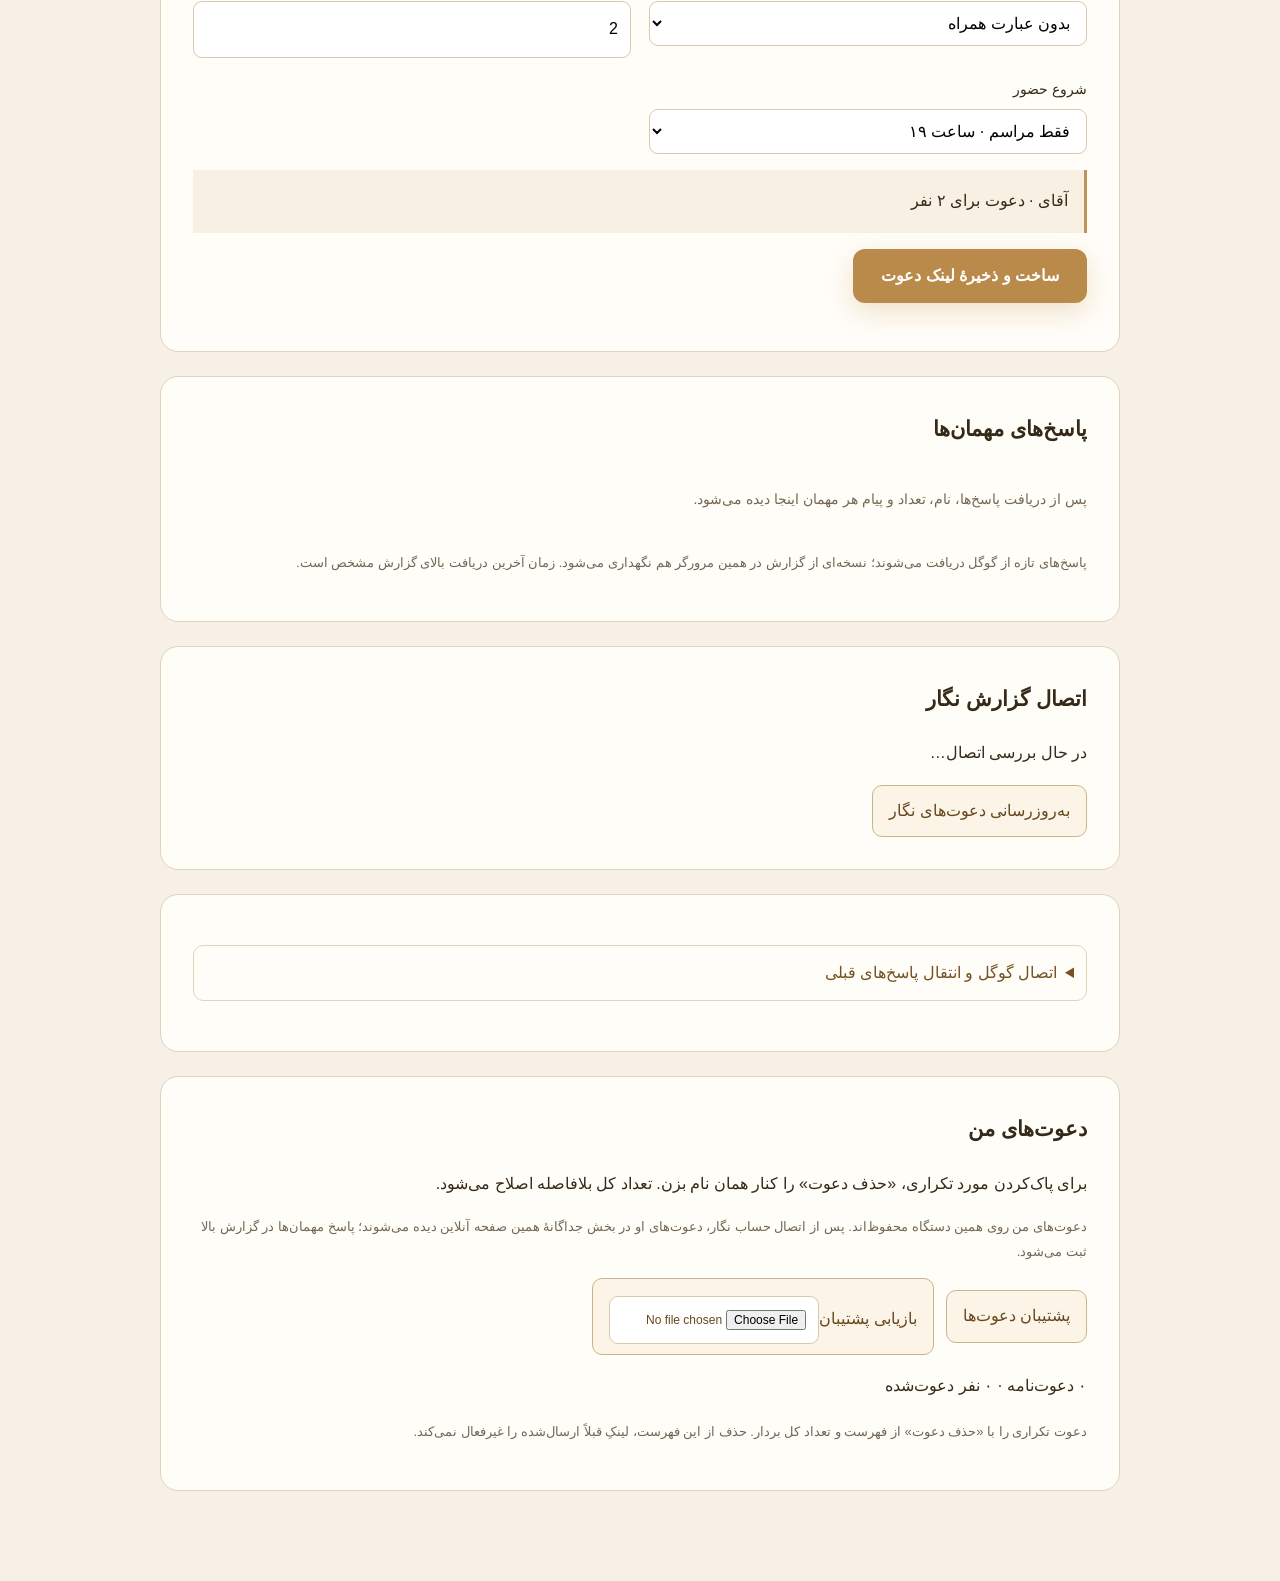
<file: manager.html>
<!doctype html><html lang="fa" dir="rtl"><head><meta charset="utf-8"><meta name="viewport" content="width=device-width,initial-scale=1"><meta name="robots" content="noindex,nofollow"><title>دعوت مهمان‌ها | نگار و حسین</title><link rel="stylesheet" href="styles.css?v=3"><link rel="stylesheet" href="experience.css?v=3"><link rel="stylesheet" href="manager.css?v=24"><link rel="stylesheet" href="notifications.css?v=1"></head>
<body class="manager"><main class="dashboard"><header><p class="eyebrow">نگار و حسین · ۲۲ مهر ۱۴۰۵</p><h1>گزارش دعوت‌ها</h1><nav><a href="#quick-search">جست‌وجو</a><a href="#create-invitation">ساخت کارت</a><a href="#report-details">جزئیات پاسخ‌ها</a><a href="./">دیدن کارت</a><a href="https://formspree.io/forms/mzezrgra/submissions" target="_blank" rel="noopener noreferrer">آرشیو قبلی ↗</a></nav></header><section class="panel report-panel" id="attendance-report"><div class="report-title"><h2>همهٔ آمار در یک نگاه</h2><span class="version-label">نسخهٔ ۲۲</span></div><div id="report-summary" class="report-summary" aria-live="polite"></div><div class="report-progress-wrap"><label id="report-progress-label" for="report-progress"></label><progress id="report-progress" max="100" value="0"></progress></div><button id="report-review" class="review-note" type="button" hidden></button><p id="report-local-totals" class="scope-note"></p><p id="report-scope" class="scope-note"></p><p id="report-updated" class="privacy-note"></p><p id="report-duplicates" class="duplicate-note"></p><div class="actions report-actions"><button id="sync-now" type="button">به‌روزرسانی پاسخ‌ها</button><button id="report-export" type="button">دریافت گزارش کامل</button></div><p id="report-status" role="status"></p></section>
<section class="panel quick-search" id="quick-search"><h2>جست‌وجوی مهمان‌ها</h2><div class="report-filters"><label>جست‌وجوی نام یا پیام<input id="report-search" type="search" placeholder="نام مهمان…"></label><label>وضعیت حضور<select id="report-filter"><option value="">همهٔ دعوت‌ها</option><option value="yes">می‌آیند</option><option value="no">نمی‌آیند</option><option value="pending">منتظر پاسخ</option><option value="unknown">پاسخ ناقص</option></select></label></div><a href="#report-details">دیدن نتیجه‌ها و جزئیات مهمان‌ها ↓</a></section>
<section class="panel" id="create-invitation"><h2>یک دعوت تازه</h2><form id="invite-form"><div class="form-grid"><label>عنوان<select name="title"><option>آقای</option><option>خانم</option><option>جناب آقای</option><option>سرکار خانم</option><option>خانوادهٔ</option><option value="">بدون عنوان</option></select></label><label>نام و نام خانوادگی<input name="name" required maxlength="80" autocomplete="off" placeholder="نام مهمان"></label><label>همراهان<select name="family"><option value="">بدون عبارت همراه</option><option>به همراه بانو</option><option>به همراه همسر</option><option>به همراه بانو و فرزند</option><option>به همراه بانو و فرزندان</option><option>به همراه همسر و فرزند</option><option>به همراه همسر و فرزندان</option><option>به همراه فرزند</option><option>به همراه فرزندان</option></select></label><label>تعداد دعوت‌شده، با احتساب همه<input name="seats" type="number" min="1" max="100" step="1" value="2" required inputmode="numeric"></label><label>شروع حضور<select name="tier"><option value="ceremony">فقط مراسم · ساعت ۱۹</option><option value="aqd">عقد و مراسم · ساعت ۱۸</option></select></label></div><p class="invite-preview" id="invite-preview" aria-live="polite"></p><button class="primary" type="submit">ساخت و ذخیرهٔ لینک دعوت</button></form>
<div id="link-result" hidden><label>لینک اختصاصی<input id="invitation-link" readonly dir="ltr"></label><div class="actions"><button id="copy-link" type="button">کپی لینک</button><a id="open-invitation" target="_blank" rel="noopener">دیدن دعوت‌نامه</a></div></div><p id="manager-status" role="status"></p></section>
<section class="panel" id="report-details"><h2>پاسخ‌های مهمان‌ها</h2><div id="response-cards"></div><p class="privacy-note">پاسخ‌های تازه از گوگل دریافت می‌شوند؛ نسخه‌ای از گزارش در همین مرورگر هم نگهداری می‌شود. زمان آخرین دریافت بالای گزارش مشخص است.</p></section>
<section class="panel" id="negar-online" hidden><h2>دعوت‌های آنلاین نگار</h2><p>این فهرست جدا از دعوت‌های من است و در جمع گزارش پاسخ‌ها محاسبه می‌شود.</p><p id="negar-online-totals"></p><div id="negar-online-list"></div></section>
<section class="panel"><h2>اتصال گزارش نگار</h2><p id="negar-sync-status" role="status">در حال بررسی اتصال…</p><button id="negar-sync-now" type="button">به‌روزرسانی دعوت‌های نگار</button></section>
<section class="panel report-connection-panel"><details class="report-connection"><summary>اتصال گوگل و انتقال پاسخ‌های قبلی</summary><p>پاسخ‌های جدید مستقیماً در فایل خصوصی گوگل ثبت می‌شوند. برای دیدن گزارش، در همین مرورگر با حساب hosseinkarimi7000@gmail.com وارد گوگل باشید.</p><p>پاسخ‌های قبلی Formspree با واردکردن فایل پاسخ‌ها منتقل می‌شوند؛ واردکردن دوبارهٔ همان فایل تعداد مهمان‌ها را افزایش نمی‌دهد.</p><div class="actions"><label class="file-button">ورود و انتقال فایل پاسخ‌ها<input type="file" id="responses-import" accept=".csv,.json,text/csv,application/json"></label><button id="migrate-responses" type="button">انتقال پاسخ‌های ذخیره‌شده به گوگل</button><a href="https://formspree.io/forms/mzezrgra/submissions" target="_blank" rel="noopener noreferrer">آرشیو پاسخ‌های قبلی ↗</a></div></details></section>
<section class="panel"><h2>دعوت‌های من</h2><p>برای پاک‌کردن مورد تکراری، «حذف دعوت» را کنار همان نام بزن. تعداد کل بلافاصله اصلاح می‌شود.</p><p class="privacy-note">دعوت‌های من روی همین دستگاه محفوظ‌اند. پس از اتصال حساب نگار، دعوت‌های او در بخش جداگانهٔ همین صفحه آنلاین دیده می‌شوند؛ پاسخ مهمان‌ها در گزارش بالا ثبت می‌شود.</p><div class="actions"><button id="backup" type="button">پشتیبان دعوت‌ها</button><label class="file-button">بازیابی پشتیبان<input type="file" id="restore" accept="application/json,.json"></label></div><p id="totals" aria-live="polite"></p><div class="delete-feedback"><p id="delete-status" role="status"></p><button id="undo-delete" type="button" hidden>برگرداندن آخرین حذف</button></div><p class="privacy-note">دعوت تکراری را با «حذف دعوت» از فهرست و تعداد کل بردار. حذف از این فهرست، لینکِ قبلاً ارسال‌شده را غیرفعال نمی‌کند.</p><div id="guest-list"></div></section>
</main><script src="rsvp-connection.js?v=20"></script><script src="report.js?v=push1-23"></script><script src="manager.js?v=23"></script><script src="negar-sync.js?v=1"></script><script src="notification-admin.js?v=1"></script></body></html>
</file>
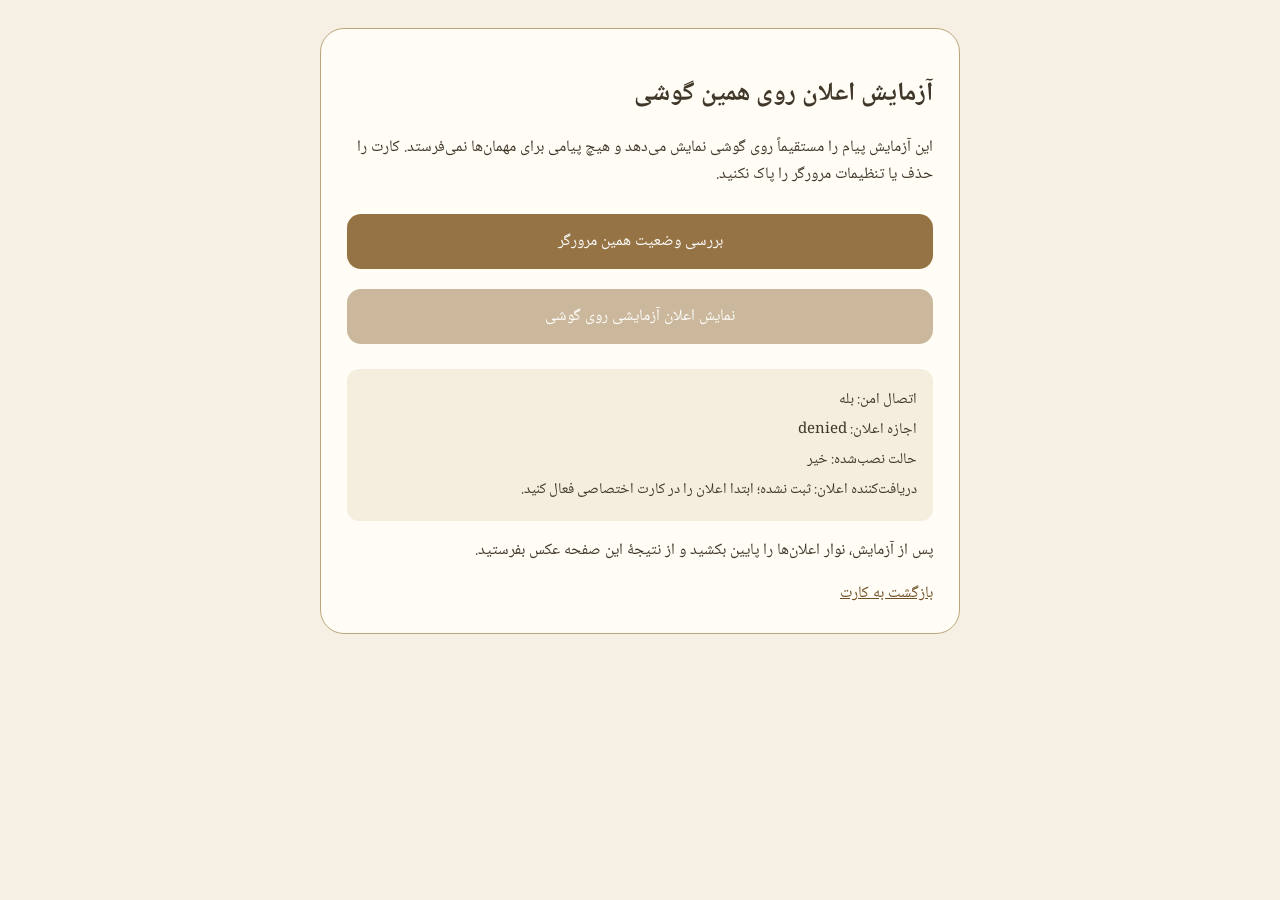
<file: notification-check.html>
<!doctype html>
<html lang="fa" dir="rtl"><meta charset="utf-8"><meta name="viewport" content="width=device-width,initial-scale=1"><title>آزمایش اعلان گوشی | نگار و حسین</title>
<style>@font-face{font-family:Naskh;src:url('assets/NotoNaskh.ttf')}*{box-sizing:border-box}body{margin:0;background:#f6f0e4;color:#403729;font-family:Naskh,serif;padding:28px 18px}main{max-width:640px;margin:auto;background:#fffdf6;border:1px solid #bba77c;border-radius:24px;padding:26px}h1{font-size:26px}button{font:inherit;background:#967344;color:white;border:0;border-radius:14px;padding:14px 20px;width:100%;margin:10px 0}button:disabled{opacity:.5}pre{white-space:pre-wrap;overflow-wrap:anywhere;font:15px Naskh,serif;line-height:2;background:#f5eedf;padding:16px;border-radius:12px}a{color:#705126}</style>
<main><h1>آزمایش اعلان روی همین گوشی</h1><p>این آزمایش پیام را مستقیماً روی گوشی نمایش می‌دهد و هیچ پیامی برای مهمان‌ها نمی‌فرستد. کارت را حذف یا تنظیمات مرورگر را پاک نکنید.</p><button id="check">بررسی وضعیت همین مرورگر</button><button id="test" disabled>نمایش اعلان آزمایشی روی گوشی</button><pre id="result" role="status" aria-live="polite">در حال بررسی…</pre><p>پس از آزمایش، نوار اعلان‌ها را پایین بکشید و از نتیجهٔ این صفحه عکس بفرستید.</p><a href="./">بازگشت به کارت</a></main>
<script>
'use strict';
const out=document.getElementById('result'),test=document.getElementById('test');let reg=null,lines=[];
function show(extra=''){out.textContent=lines.join('\n')+(extra?'\n'+extra:'');}
async function check(){lines=[];reg=null;test.disabled=true;try{
lines.push('اتصال امن: '+(isSecureContext?'بله':'خیر'));
lines.push('اجازه اعلان: '+(('Notification'in window)?Notification.permission:'پشتیبانی نمی‌شود'));
lines.push('حالت نصب‌شده: '+(matchMedia('(display-mode: standalone)').matches?'بله':'خیر'));
if(!('serviceWorker'in navigator))throw Error('مرورگر از دریافت پس‌زمینه پشتیبانی نمی‌کند.');
reg=await navigator.serviceWorker.getRegistration(new URL('./',location.href).href);
if(!reg){lines.push('دریافت‌کننده اعلان: ثبت نشده؛ ابتدا اعلان را در کارت اختصاصی فعال کنید.');show();return;}
lines.push('دریافت‌کننده: '+(reg.active?'فعال':'هنوز فعال نشده'));
lines.push('فایل دریافت‌کننده: '+(reg.active?new URL(reg.active.scriptURL).pathname:'—'));
const sub=await reg.pushManager.getSubscription();lines.push('اشتراک پوش: '+(sub?'ثبت شده':'ثبت نشده'));
if(sub){const digest=await crypto.subtle.digest('SHA-256',new TextEncoder().encode(sub.endpoint));lines.push('شناسه دستگاه: '+Array.from(new Uint8Array(digest),b=>b.toString(16).padStart(2,'0')).join('').slice(0,12));}
test.disabled=!reg.active||Notification.permission!=='granted';show();
}catch(e){show('خطای بررسی: '+e.message);}}
document.getElementById('check').addEventListener('click',check);
test.addEventListener('click',async()=>{test.disabled=true;try{await reg.showNotification('آزمایش مستقیم اعلان گوشی 🤍',{body:'این اعلان مستقیماً روی گوشی ساخته شد؛ مسیر نمایش اعلان کار می‌کند.',icon:new URL('notification-icon-192.png',location.href).href,tag:'local-check-'+Date.now(),data:{url:new URL('./',location.href).href},renotify:true});const ns=await reg.getNotifications();show('ساخت اعلان: موفق\nاعلان‌های فعال قابل مشاهده برای مرورگر: '+ns.length+'\nوجود بنر را با چشم روی گوشی بررسی کنید؛ این نتیجه دریافت پوش از سرور را تأیید نمی‌کند.');}catch(e){show('خطای ساخت اعلان: '+e.name+' · '+e.message);}finally{test.disabled=false;}});
check();
</script></html>
</file>
<file: wedding.css>
@font-face{font-family:Vazir;src:url('assets/Vazirmatn-Regular.woff2') format('woff2');font-display:swap;font-weight:100 900}@font-face{font-family:Gulzar;src:url('assets/Gulzar-Regular.ttf') format('truetype');font-display:swap;font-weight:400}
:root{--paper:#fcf7ed;--ink:#513d32;--muted:#80695a;--gold:#9b6c31;--rose:#956770;--line:#d4b783;--scroll-drift:0px;--bird-y:0px}*{box-sizing:border-box}html{width:100%;scroll-behavior:smooth;background:var(--paper);scroll-padding-top:24px}body{margin:0;width:100%;min-width:0;overflow-x:clip;color:var(--ink);font-family:Vazir,Tahoma,sans-serif;font-size:17px;line-height:2.15;background:var(--paper)}body.gate-open{overflow:hidden}button,input,select,textarea{font:inherit}button,a{-webkit-tap-highlight-color:transparent}button{cursor:pointer}img{display:block;max-width:100%}[hidden]{display:none!important}.sr-only,.honey{position:absolute;width:1px;height:1px;overflow:hidden;clip-path:inset(50%);white-space:nowrap}.gold-button:focus-visible,button:focus-visible,a:focus-visible{outline:3px solid #8a5c33;outline-offset:5px}p{margin:0 0 20px}button,a,input,textarea,select{touch-action:manipulation}
.cover{position:fixed;inset:0;width:100%;height:100%;height:100dvh;z-index:100;overflow:hidden;background:#d3b787;isolation:isolate}.cover-photo{position:absolute;inset:0;width:100%;height:100%;max-width:none;object-fit:cover;object-position:center;transition:transform 1.6s cubic-bezier(.2,.7,.3,1),filter 1.6s,opacity 1.6s}.heart-button{position:absolute;z-index:2;bottom:max(3.5%,env(safe-area-inset-bottom));left:50%;transform:translateX(-50%);display:flex;align-items:center;justify-content:center;gap:12px;width:210px;max-width:70%;min-height:52px;padding:7px 24px;border:1px solid #f6d995;border-radius:40px;color:#fff9e9;background:linear-gradient(125deg,#a87838,#704512 55%,#b98642);box-shadow:0 0 0 3px #8b5f2880,0 0 0 4px #e9c77f,0 8px 28px #55330c50;font-size:17px;animation:heartbeat 2.2s ease-in-out infinite;white-space:nowrap}.button-heart{font-size:28px;line-height:1}.cover.leaving .cover-photo{transform:scale(1.1);filter:blur(6px);opacity:0}.cover.leaving .heart-button{animation:none;opacity:0;transition:opacity .3s}.cover.leaving{background:var(--paper)}@keyframes heartbeat{0%,23%,50%,100%{transform:translateX(-50%) scale(1)}9%{transform:translateX(-50%) scale(1.045)}16%{transform:translateX(-50%) scale(1)}33%{transform:translateX(-50%) scale(1.025)}}
.garden-background{position:fixed;inset:-4%;pointer-events:none;background:var(--paper) url('assets/floral-frame.png') center/cover;opacity:.5;filter:blur(7px);z-index:-1}.scene{position:relative;min-height:100svh;display:flex;justify-content:center;align-items:center;width:100%;padding:0;isolation:isolate}.floral-frame{width:100%;min-height:100svh;position:relative;display:flex;align-items:center;justify-content:center;padding:110px 11% 100px;background:var(--paper) url('assets/floral-frame.png') center/100% 100% no-repeat;box-shadow:0 10px 55px #7a58250b}.focus-content{position:relative;width:100%;max-width:500px;text-align:center;filter:blur(var(--focus-blur,0px));opacity:var(--focus-opacity,1);transform:translateY(var(--focus-y,0px));will-change:filter,opacity;transition:filter .16s linear,opacity .16s linear,transform .2s linear}.rsvp-scene .focus-content:focus-within{filter:none!important;opacity:1!important;transform:none!important}.eyebrow{font-size:14px;color:var(--gold);margin:0 0 12px}.dedication{margin:20px 0 0;font-size:15px}.guest-name{color:#765345;font-size:19px;margin:4px 0 8px;overflow-wrap:anywhere}.capacity{font-size:14px;color:var(--rose);margin:8px 0 20px}.calligraphy,h1,h2{font-family:Gulzar,serif;font-weight:400;color:#795023}.couple-title{font-size:clamp(52px,14vw,96px);line-height:2.1;margin:0 -10px;padding:0;white-space:nowrap}.couple-title span{font-size:.48em;color:#b18b53;margin:0 .05em}.fine-rule{display:flex;align-items:center;justify-content:center;gap:16px;color:#b28649;margin:14px auto 24px;width:76%}.fine-rule:before,.fine-rule:after{content:"";height:1px;flex:1;background:linear-gradient(90deg,transparent,#b28a4b,transparent)}.fine-rule span{font-size:21px}.opening-line{font-size:18px;line-height:2.4;color:#674b3d;margin-bottom:20px}.opening-note{font-size:16px;color:var(--muted);line-height:2.15}.date-line{font-size:16px;color:#785c40;margin:24px 0 16px;font-weight:bold}.scroll-hint{font-size:13px;color:#886b49;margin:30px 0 0}.scroll-hint span{display:block;font-size:24px;animation:float 3.5s ease-in-out infinite}.focus-content h2{font-size:clamp(32px,8.5vw,52px);line-height:2.2;margin:0 0 26px}.letter p:not(.eyebrow):not(.closing-line){text-align:justify;text-align-last:center;line-height:2.5}.closing-line{font-size:30px;line-height:2.3;margin:30px 0 0}.timeline{margin-top:28px}.timeline-item{padding:20px 0;border-bottom:1px solid #ceb48780}.timeline-item:last-child{border:0}.timeline-time{font-size:15px;direction:rtl;color:#956c37}.timeline-copy strong{display:block;font-size:20px;color:#785240;margin:5px 0}.timeline-copy span{display:block;font-size:15px;color:#806b5e;line-height:2}.hospitality{font-size:16px;color:#895568}.afterparty{font-size:15px;line-height:2.3}.countdown-grid{display:grid;grid-template-columns:repeat(4,minmax(0,1fr));gap:6px;margin:34px -5px 16px}.countdown-grid div{border:1px solid #d4b783;border-radius:60px 60px 12px 12px;background:#fff9ed90;padding:20px 3px 14px;box-shadow:inset 0 0 0 4px #fbf4e7}.countdown-grid strong{font-size:clamp(24px,7vw,42px);line-height:1.7;font-weight:400;color:#925e67;font-variant-numeric:tabular-nums;display:block}.countdown-grid span{font-size:13px;color:#846b58}.venue-name{font-size:24px;color:#825442;margin:20px 0 26px}.gold-button{display:inline-flex;gap:10px;align-items:center;justify-content:center;min-height:54px;padding:11px 24px;border:1px solid #e5c58f;outline:1px solid #aa8047;outline-offset:3px;border-radius:35px;background:linear-gradient(120deg,#ba8d50,#8d5d28);color:#fffaf0;text-decoration:none;font-size:16px;box-shadow:0 8px 22px #80623d25;transition:transform .2s,box-shadow .2s}.gold-button:hover{box-shadow:0 10px 25px #80623d40;transform:translateY(-2px)}.map-button{margin:25px 0 10px}.map-button span{font-size:26px;line-height:1}.rsvp-scene .floral-frame{padding-top:110px;padding-bottom:90px}.rsvp-scene h2{margin-bottom:12px}.rsvp-scene .focus-content>p:not(.eyebrow):not(.signature){font-size:16px}form{text-align:right;margin:30px 0 0}form>label,#count-field>label{display:block;margin:20px 0 8px;font-size:15px;color:#624b3d}form small{font-size:12px;color:#8d8074}input:not([type=radio]),select,textarea{width:100%;min-width:0;max-width:100%;border:1px solid #d4be9b;border-radius:12px;background:#fffcf5e6;color:#4d3d34;padding:14px;font-size:16px;outline:none}textarea{resize:vertical;line-height:2;min-height:130px}input:focus,select:focus,textarea:focus{border-color:#a2743d;box-shadow:0 0 0 3px #a2743d20}fieldset{padding:0;margin:24px 0;border:0;min-width:0}legend{padding:0;margin:0 0 12px;font-size:15px}.choice{display:flex;gap:10px;align-items:center;min-height:56px;padding:12px;border:1px solid #d8c5a6;margin:10px 0;border-radius:12px;font-size:14px;background:#fffbf4a6;cursor:pointer}.choice:has(input:checked){border-color:#ac8145;background:#f0e2caa6}.choice input{accent-color:#a27845;width:19px;height:19px;flex:0 0 19px}.extra-person{border:1px solid #d6bda0;border-radius:14px;padding:16px;background:#f9eee18f}.extra-person legend{padding:0 8px}.extra-person label{display:block;font-size:14px;margin:8px 0 16px}.extra-person input{margin-top:7px}.submit-button{width:100%;margin-top:24px}.submit-button:disabled{opacity:.7;cursor:wait}.form-status{text-align:center;font-size:14px;line-height:2;min-height:28px;margin:20px 0;overflow-wrap:anywhere}.success{color:#3e684b}.error{color:#9c413c}.farewell{margin:25px 0 0!important}.signature{font-size:32px;line-height:2.2;margin:14px 0 0}footer{text-align:center;padding:20px 25px 100px;color:#917351;font-size:13px}footer span{padding:0 12px}.music-control{position:fixed;z-index:120;bottom:max(14px,env(safe-area-inset-bottom));left:14px;display:flex;align-items:center;gap:8px;border:1px solid #cab082;border-radius:40px;padding:10px 13px;color:#714b2c;background:#fff9edeb;backdrop-filter:blur(12px);box-shadow:0 4px 18px #714b2c20;font-size:12px;min-height:43px}.music-bars{height:16px;display:flex;align-items:center;gap:3px}.music-bars i{display:block;width:2px;height:12px;background:#a27b43;animation:bars .8s ease-in-out infinite alternate}.music-bars i:nth-child(2){animation-delay:-.3s}.music-bars i:nth-child(3){animation-delay:-.5s}.paused .music-bars i{animation-play-state:paused;height:4px}@keyframes bars{to{height:4px}}@keyframes float{50%{transform:translateY(7px)}}
.sky,.gate-flight{position:fixed;inset:0;z-index:4;pointer-events:none;overflow:hidden}.bird{position:absolute;display:block;width:clamp(72px,18vw,125px);height:clamp(72px,18vw,125px);filter:drop-shadow(0 8px 6px #75573020)}.bird i{display:block;width:100%;height:100%;background-image:url('assets/dove-sprite.png');background-size:400% 200%;background-repeat:no-repeat;animation:wingbeat 1.25s steps(1,end) infinite}.bird-one{top:14%;left:-12px;transform:translateY(var(--bird-y));animation:drift-left 9s ease-in-out infinite}.bird-two{top:70%;right:-12px;transform:scaleX(-1);animation:drift-right 11s ease-in-out infinite}.bird-two i{animation-delay:-.6s}.gate-flight .bird{opacity:0}.leaving .gate-flight .bird-one{animation:gatebird-one 1.9s ease-in-out both}.leaving .gate-flight .bird-two{animation:gatebird-two 1.9s ease-in-out .1s both}@keyframes wingbeat{0%{background-position:0% 0%}12.5%{background-position:33.333% 0%}25%{background-position:66.666% 0%}37.5%{background-position:100% 0%}50%{background-position:0% 100%}62.5%{background-position:33.333% 100%}75%{background-position:66.666% 100%}87.5%{background-position:100% 100%}}@keyframes drift-left{0%,100%{translate:0 var(--bird-y)}50%{translate:12px calc(var(--bird-y) + 16px)}}@keyframes drift-right{0%,100%{translate:0 calc(var(--bird-y) * -.5)}50%{translate:-12px calc(var(--bird-y) * -.5 - 18px)}}@keyframes gatebird-one{0%{opacity:0;translate:-80px 150px}15%,75%{opacity:1}100%{opacity:0;translate:75vw -120px;scale:1.25}}@keyframes gatebird-two{0%{opacity:0;translate:80px 100px}15%,75%{opacity:1}100%{opacity:0;translate:-75vw -260px;scale:1.25}}
@media(min-width:760px){.scene{padding:36px 0}.floral-frame{width:min(760px,100%);padding:125px 90px;min-height:960px}.cover-photo{object-fit:contain;background:#e4d3b1}.cover:before{content:"";position:absolute;inset:0;background:url('assets/cover.png') center/cover;filter:blur(35px);scale:1.15}.sky .bird-one{left:calc(50% - 400px)}.sky .bird-two{right:calc(50% - 400px)}.heart-button{bottom:4%}.rsvp-scene .floral-frame{padding:130px 95px 100px}}
@media(max-width:370px){body{font-size:16px}.floral-frame{padding-inline:10%;padding-top:90px;padding-bottom:85px}.couple-title{font-size:48px}.focus-content h2{font-size:31px}.guest-name{font-size:17px}.bird{width:65px;height:65px}.choice{font-size:13px;padding:10px 8px}.heart-button{font-size:16px;width:190px}}
@media(prefers-reduced-motion:reduce){html{scroll-behavior:auto}*,*:before,*:after{animation:none!important;transition:none!important}.focus-content{filter:none!important;opacity:1!important;transform:none!important}.sky .bird{translate:none!important}}
/* Chapter six: independent sculptural botanicals, never a stretched frame. */
@font-face{font-family:Sahel;src:url('assets/Sahel.woff2') format('woff2');font-display:swap;font-weight:400}
@font-face{font-family:Aref;src:url('assets/ArefRuqaa-Bold.ttf') format('truetype');font-display:swap;font-weight:700}
body{font-family:Sahel,Tahoma,sans-serif;color:#4e3c34;background:#faf5e9;line-height:2.2}
.garden-background{background:radial-gradient(ellipse at 12% 20%,#e8d5b650,transparent 55%),#f9f2e5;filter:none;opacity:1}
.scene{overflow:clip;--bloom:1;--bud-opacity:0;--bloom-scale:1;--scroll-sway:0deg;--dance-x:20px;--dance-turn:0deg;--flight-x:0px;--flight-y:0px}
.floral-frame{padding:155px 12% 190px;min-height:100svh;background:radial-gradient(ellipse at 45% 10%,#fffdf5 0%,#faf4e8 65%,#f0e4d1 100%);box-shadow:inset 0 0 70px #b49a6630;overflow:clip;isolation:isolate}
.garden-art{position:absolute;inset:0;pointer-events:none;z-index:-1;overflow:hidden}
.gold-outline{position:absolute;inset:25px 20px;border:1px solid #b39357;box-shadow:inset 0 0 0 3px #fff9eb, inset 0 0 0 4px #d3b77999,0 0 0 2px #e6d6b288;border-radius:48% 48% 22px 22px / 90px 90px 22px 22px}
.bouquet,.leaf-sprig,.rose i{display:block;background-image:url('assets/botanical-atlas-v6.png');background-size:200% 200%;background-repeat:no-repeat;aspect-ratio:1;width:100%;filter:drop-shadow(0 5px 4px #71502225)}
.bouquet{position:absolute;width:clamp(145px,43vw,270px);background-position:0 0;transform-origin:20% 20%;animation:bouquet-breathe 7s ease-in-out infinite alternate}
.corner-a{left:-33px;top:-25px;rotate:-25deg}.corner-b{right:-45px;top:-16px;rotate:70deg;animation-delay:-3s}.corner-c{left:-53px;bottom:-26px;rotate:-50deg;animation-delay:-2s}.corner-d{right:-35px;bottom:-37px;rotate:165deg;animation-delay:-4s}
.leaf-sprig{position:absolute;width:clamp(72px,22vw,130px);background-position:100% 100%;transform-origin:50% 90%;animation:leaf-sway 4.8s ease-in-out var(--delay) infinite alternate;rotate:var(--scroll-sway)}
.leaf-a{left:-30px;top:28%;--tilt:25deg}.leaf-b{right:-30px;top:41%;--tilt:-30deg;scale:-1 1}.leaf-c{left:-33px;bottom:24%;--tilt:20deg}.leaf-d{right:-36px;bottom:14%;--tilt:-15deg;scale:-1 1}
.rose{position:absolute;display:block;width:clamp(60px,17vw,106px);aspect-ratio:1;animation:rose-sway 6s ease-in-out var(--delay) infinite alternate;rotate:var(--scroll-sway)}
.rose i{position:absolute;inset:0;transition:opacity .12s linear,transform .18s linear}.rose-bud{background-position:100% 0;opacity:var(--bud-opacity);transform:scale(.83)}.rose-bloom{background-position:0 100%;opacity:var(--bloom);transform:scale(var(--bloom-scale)) rotate(calc(var(--bloom) * 18deg))}
.rose-a{left:-15px;top:36%}.rose-b{right:-20px;top:57%}.rose-c{left:5px;bottom:14%;width:50px}.rose-d{right:17px;top:17%;width:45px}
.pearl-chain{position:absolute;width:12px;height:140px;display:block;transform-origin:50% 0;rotate:var(--scroll-sway);animation:pearl-swing 4s ease-in-out var(--delay) infinite alternate;filter:drop-shadow(2px 3px 2px #8a674830)}
.pearl-chain:before{content:"";position:absolute;top:0;bottom:0;left:5px;width:1px;background:#b69a6780}.pearl-chain i{position:absolute;top:calc(var(--n) * 10px);left:0;width:9px;height:9px;border-radius:50%;background:radial-gradient(circle at 32% 28%,white 8%,#fff9eb 33%,#d2bca1 72%,#ab8c66);box-shadow:inset -1px -1px 1px #9e805050}
.pearl-chain i:last-child{width:14px;height:18px;left:-2px;border-radius:50% 50% 48% 48%}.pearl-a{left:34px;top:105px}.pearl-b{right:30px;bottom:80px}
.calligraphy,h1,h2{font-family:Aref,Georgia,serif;font-weight:700;color:#765027}.couple-title{font-size:clamp(45px,13vw,80px);line-height:1.8;margin:22px -10px 8px;white-space:nowrap}.focus-content h2{font-size:clamp(30px,8.4vw,46px);line-height:1.95;margin-bottom:25px}.eyebrow{font-size:15px;line-height:2.2;color:#91713e}.opening .eyebrow{font-family:Aref,serif;font-size:22px;color:#7c5831;line-height:2.1}.dedication{font-size:15px;color:#92715a;margin:22px 0 4px}.opening-line{font-family:Aref,serif;font-size:24px;line-height:1.9}.opening-note{font-size:17px;line-height:2.2}.fine-rule{margin:20px auto 24px}.closing-line{font-size:27px;line-height:2.1}.letter p:not(.eyebrow):not(.closing-line){line-height:2.45}.signature{font-size:29px;line-height:2}.date-line{font-weight:400}.guest-name{font-family:Aref,serif;font-size:24px}.timeline-copy strong{font-size:20px;font-weight:400;color:#79503b}.timeline-copy span,.afterparty{font-size:16px}.timeline-time{font-size:17px;color:#996d36}.hospitality{font-family:Aref,serif;font-size:24px}.ceremony .floral-frame{padding-bottom:200px}.rsvp-scene .floral-frame{padding-top:155px;padding-bottom:190px}.rsvp-scene .focus-content{z-index:3}.choice{font-size:15px}.music-control{font-family:Sahel,sans-serif}
.chapter-bird{position:absolute;width:clamp(56px,16vw,100px);aspect-ratio:1;pointer-events:none;z-index:2;opacity:.95;filter:drop-shadow(0 5px 4px #7c61472b);animation:chapter-flight 5.4s ease-in-out infinite alternate;translate:var(--flight-x) var(--flight-y)}
.chapter-bird-0{left:-10px;top:25%;transform:rotate(-9deg)}.chapter-bird-1{right:-10px;top:65%;scale:-1 1;animation-delay:-2.6s}.chapter-bird canvas{width:100%;height:100%;display:block}.scene:nth-child(even) .chapter-bird-0{top:51%}.scene:nth-child(even) .chapter-bird-1{top:18%}
.dance-stage{position:absolute;bottom:22px;left:0;width:100%;height:152px;pointer-events:none;z-index:2}.dancing-couple{position:absolute;bottom:0;left:0;width:120px;height:142px;transform:translate3d(var(--dance-x),0,0) rotate(var(--dance-turn));transition:transform .18s linear;filter:drop-shadow(0 7px 4px #66503e20)}.tango-sprite{display:block;position:absolute;bottom:0;width:120px;height:120px;animation:tango-sway 3.6s ease-in-out infinite}
.garden-art *, .chapter-bird, .tango-sprite{animation-play-state:paused}.garden-active .garden-art *, .garden-active .chapter-bird,.garden-active .tango-sprite{animation-play-state:running}
.bird i{animation-duration:.52s}.gate-flight .bird{width:110px;height:110px}
.venue-address{font-size:15px;color:#816749}.map-preview{position:relative;width:100%;height:280px;margin:24px 0;border:1px solid #be9d65;border-radius:100px 100px 16px 16px;overflow:hidden;background:#e7e1d1;box-shadow:0 8px 25px #71532925}.map-preview iframe{width:100%;height:100%;border:0;display:block;pointer-events:none}.map-open{position:absolute;inset:0;display:flex;align-items:flex-end;justify-content:center;text-decoration:none;padding-bottom:14px}.map-open span{padding:7px 12px;background:#fff9eff0;border:1px solid #d3b98c;border-radius:25px;color:#654b30;font-size:14px;box-shadow:0 3px 12px #0002}.map-button{font-size:15px;padding-inline:16px}.map-open:focus-visible{outline-offset:-5px}
@keyframes bouquet-breathe{from{transform:rotate(-1.5deg) translateY(0)}to{transform:rotate(1.5deg) translateY(3px)}}
@keyframes leaf-sway{from{transform:rotate(calc(var(--tilt) - 5deg))}to{transform:rotate(calc(var(--tilt) + 5deg))}}
@keyframes rose-sway{from{transform:rotate(-4deg) translateY(0)}to{transform:rotate(4deg) translateY(4px)}}
@keyframes pearl-swing{from{transform:rotate(-7deg)}to{transform:rotate(7deg)}}
@keyframes chapter-flight{from{transform:translate3d(0,-5px,0) rotate(-5deg)}to{transform:translate3d(8px,7px,0) rotate(5deg)}}
@keyframes tango-sway{0%,100%{transform:translateY(0) rotate(-1deg)}50%{transform:translateY(-3px) rotate(1deg)}}
@media(min-width:760px){.floral-frame{width:min(760px,100%);padding:170px 110px 210px;min-height:960px}.rsvp-scene .floral-frame{padding:170px 110px 210px}.garden-art{z-index:-1}.scene{padding:25px 0}.rose-a{left:6px}.rose-b{right:6px}.chapter-bird-0{left:12px}.chapter-bird-1{right:12px}.map-preview{height:340px}}
@media(max-width:370px){.floral-frame{padding:145px 12% 170px}.rsvp-scene .floral-frame{padding:145px 12% 175px}.couple-title{font-size:43px}.opening .eyebrow{font-size:20px}.focus-content h2{font-size:29px}.opening-line{font-size:23px}.choice{font-size:14px}.map-preview{height:260px}.bouquet{width:145px}.pearl-a{left:26px}.pearl-b{right:24px}.gold-outline{inset-inline:13px}.dancing-couple,.tango-sprite{width:110px;height:110px}}
@media(prefers-reduced-motion:reduce){.garden-art *,.chapter-bird,.tango-sprite{animation:none!important}.rose-bud{opacity:0}.rose-bloom{opacity:1;transform:none}.chapter-bird{translate:none!important}.dancing-couple{transition:none!important}}

/* Keep corner bouquets outside the reading column at every viewport. */
.bouquet{width:clamp(145px,42vw,220px);transform-origin:50% 50%}.corner-a{left:-52px;top:-45px}.corner-b{right:-58px;top:-48px}.corner-c{left:-62px;bottom:-45px}.corner-d{right:-58px;bottom:-50px}
/* V7 — Persian editorial typography, orchid borders, scene-specific motion. */
@font-face{font-family:Nastaliq;src:url('assets/NotoNastaliq.ttf') format('truetype');font-display:swap;font-weight:400 700}
@font-face{font-family:Naskh;src:url('assets/NotoNaskh.ttf') format('truetype');font-display:swap;font-weight:400 700}
body{font-family:Naskh,Tahoma,serif;font-size:19px;line-height:2.05;color:#624a3f}
.calligraphy,h1,h2,.opening .eyebrow,.opening-line,.guest-name{font-family:Nastaliq,serif;font-weight:400}
.couple-title{font-size:clamp(42px,12vw,70px);line-height:2.65;margin:4px -12px 0;color:#80592d;font-weight:400;white-space:nowrap;padding-bottom:14px}
.couple-title span{font-family:Naskh,serif;font-size:.6em;margin:0 .09em}
.opening .eyebrow{font-size:clamp(18px,5vw,26px);line-height:2.9;margin-bottom:10px}
.eyebrow{font-family:Naskh,serif;font-weight:500;font-size:17px;letter-spacing:0}
.dedication{font-size:17px;margin:14px 0 0;color:#977361}
.opening-line{font-size:clamp(20px,5.6vw,30px);line-height:2.75;margin:18px 0 28px}
.opening-note{font-size:19px;line-height:2.15}.date-line{font-size:18px}
.focus-content h2{font-size:clamp(25px,6.7vw,37px);line-height:2.75;margin:0 0 27px;font-weight:400}
.letter p:not(.eyebrow):not(.closing-line){text-align:center;line-height:2.2}.closing-line{font-size:24px;line-height:2.7;margin-top:30px}.signature{font-size:27px;line-height:2.7}
.guest-name{font-size:23px;line-height:2.8}.capacity{font-size:17px;line-height:1.9}.timeline-time{font-size:20px}.timeline-copy strong{font-size:23px;line-height:1.8;margin:12px 0}.timeline-copy span{font-size:19px;line-height:2.1}.timeline-item{padding:26px 0}.venue-address{font-size:18px}.venue-name{font-size:28px}.rsvp-scene .focus-content>p:not(.eyebrow):not(.signature){font-size:18px}.choice{font-size:17px}form>label,#count-field>label,legend{font-size:18px}.music-control{font-family:Naskh,serif}
.floral-frame{padding:175px 14% 215px;background:radial-gradient(ellipse at 50% 30%,#fffdf6 5%,#faf3e6 72%,#eddcc2);overflow:clip}.rsvp-scene .floral-frame{padding:175px 14% 215px}.focus-content{z-index:3}.garden-art{z-index:-1}
.bouquet{background-image:url('assets/romantic-atlas-v7.png');width:clamp(185px,50vw,280px);background-position:0 0;rotate:var(--scroll-sway);transform-origin:center}
.corner-a{left:-67px;top:-58px}.corner-b{right:-73px;top:-58px;background-position:100% 0;scale:-1 1}.corner-c{left:-70px;bottom:-50px;scale:1 -1;background-position:100% 0}.corner-d{right:-68px;bottom:-52px;scale:-1 -1}
.orchid-spray{position:absolute;top:var(--edge-y);width:clamp(108px,27vw,165px);aspect-ratio:1;background:url('assets/romantic-atlas-v7.png') 0 0/200% 200% no-repeat;filter:drop-shadow(0 4px 3px #80603925);animation:orchid-sway 6s ease-in-out var(--delay) infinite alternate;rotate:var(--scroll-sway);transform-origin:15% 50%}.spray-0{left:-65px}.spray-1{right:-65px;scale:-1 1;background-position:100% 0}
.leaf-a,.leaf-c{left:-37px}.leaf-b,.leaf-d{right:-38px}.rose-a{left:-25px}.rose-b{right:-27px}.rose-c,.rose-d{width:42px}.rose-d{right:-4px}.rose-c{left:-4px}.pearl-a{left:24px}.pearl-b{right:23px}.gold-outline{inset:24px 19px}
.chapter-motif{position:absolute;bottom:24px;left:50%;width:170px;height:170px;translate:-50% 0;pointer-events:none;z-index:2;transform:translateX(calc(var(--flight-x) * .5));transition:transform .15s linear}.songbirds,.butterfly-pair{display:block;position:absolute;inset:0;background:url('assets/romantic-atlas-v7.png') 0 100%/200% 200% no-repeat;filter:drop-shadow(0 7px 5px #735a3922);animation:lovebirds 4.3s ease-in-out infinite;transform-origin:50% 80%}.butterfly-pair{background-position:100% 100%;animation:butterfly-dance 3.4s ease-in-out infinite}.song-note{position:absolute;font-family:Georgia,serif;font-size:23px;color:#b18a4a;left:48%;top:22%;animation:song 3s ease-out infinite}.note-b{animation-delay:1.5s;left:63%}.moon-jewel{font:100px/1 Georgia,serif;color:#c09a54;text-shadow:0 4px 15px #ba904347;position:absolute;left:28%;top:22%;animation:moon-sway 6s ease-in-out infinite}.orbit-heart{position:absolute;left:32%;top:32%;font:38px Georgia;color:#b37b85;animation:orbit 8s linear infinite}.dance-stage{bottom:23px;height:160px}.dancing-couple,.tango-sprite{width:140px;height:140px}.romantic-sky{position:fixed;inset:0;width:100%;height:100%;z-index:5;pointer-events:none}
.chapter-motif *{animation-play-state:paused}.garden-active .chapter-motif *{animation-play-state:running}.chapter-bird{width:64px}.chapter-bird-0{left:-15px}.chapter-bird-1{right:-15px}
.map-options{display:flex;gap:9px;justify-content:center;margin:20px -5px}.map-options a{flex:1;display:flex;flex-direction:column;align-items:center;justify-content:center;gap:6px;padding:12px 4px 8px;border:1px solid #ccb489;border-radius:18px;background:#fffaf0c9;text-decoration:none;color:#745231;font-size:16px;box-shadow:0 5px 12px #8060390d}.map-options img,.map-options svg{height:28px;width:28px;object-fit:contain}.map-options a:hover{background:#f6e7ce}.map-preview{margin-top:18px}.map-button{font-size:17px}
/* Give the embedded names breathing room above the cover button. */
.heart-button{bottom:max(3.3%,env(safe-area-inset-bottom));width:184px;min-height:43px;padding:3px 17px;font-family:Naskh,serif;font-size:17px;gap:8px}.button-heart{font-size:25px}.gate-open .music-control{bottom:auto;top:max(12px,env(safe-area-inset-top));left:10px;min-height:35px;padding:5px 10px;background:#fff9eddf}
/* Two full-size image layers preserve the cover proportions as the garden opens. */
.cover-shutter{position:absolute;inset:0;pointer-events:none;visibility:hidden;overflow:hidden;will-change:transform;z-index:1}.cover-shutter img{position:absolute;width:100%;height:100%;max-width:none;object-fit:cover;object-position:center}.shutter-left{clip-path:inset(0 50% 0 0)}.shutter-right{clip-path:inset(0 0 0 50%)}
.portal-flowers{position:absolute;top:0;width:70vw;max-width:450px;aspect-ratio:1;background:url('assets/romantic-atlas-v7.png') 0 0/200% 200%;opacity:0;filter:drop-shadow(0 12px 12px #6a4c3933)}.shutter-left .portal-flowers{left:-12%;rotate:-20deg}.shutter-right .portal-flowers{right:-12%;scale:-1 1;background-position:100% 0}
.cover.leaving{background:transparent;pointer-events:none}.cover.leaving .cover-photo{opacity:0;transform:none;filter:none;transition:none}.leaving .cover-shutter{visibility:visible}.leaving .shutter-left{animation:curtain-left 2.4s cubic-bezier(.55,0,.18,1) both}.leaving .shutter-right{animation:curtain-right 2.4s cubic-bezier(.55,0,.18,1) both}.leaving .portal-flowers{animation:portal-bloom 2.4s ease both}.portal-glow{position:absolute;inset:-20%;opacity:0;z-index:2;pointer-events:none;background:radial-gradient(ellipse at center,#fff8df 0, #f4d49499 18%,transparent 60%);mix-blend-mode:screen}.leaving .portal-glow{animation:gold-reveal 2.4s ease both}.portal-bird{position:absolute;top:60%;width:110px;height:110px;opacity:0}.portal-bird canvas{width:100%;height:100%}.portal-bird-a{left:15%}.portal-bird-b{right:15%;scale:-1 1}.leaving .portal-bird-a{animation:portal-flight-a 2.4s ease-in-out both}.leaving .portal-bird-b{animation:portal-flight-b 2.4s ease-in-out both}.arriving .opening .focus-content{animation:welcome-reveal 2.4s ease both}
@keyframes curtain-left{0%,12%{transform:translateX(0) rotate(0)}100%{transform:translateX(-105%) rotate(-7deg)}}@keyframes curtain-right{0%,12%{transform:translateX(0) rotate(0)}100%{transform:translateX(105%) rotate(7deg)}}@keyframes gold-reveal{0%,100%{opacity:0;transform:scale(.7)}30%{opacity:.95}70%{opacity:.4;transform:scale(1.2)}}@keyframes portal-bloom{0%{opacity:0;transform:scale(.7)}30%,100%{opacity:1;transform:scale(1.1)}}@keyframes portal-flight-a{0%{opacity:0;translate:-60px 120px}20%,75%{opacity:1}100%{opacity:0;translate:60vw -65vh;rotate:-20deg}}@keyframes portal-flight-b{0%{opacity:0;translate:60px 140px}25%,75%{opacity:1}100%{opacity:0;translate:-60vw -55vh;rotate:20deg}}@keyframes welcome-reveal{0%,18%{opacity:0;transform:translateY(24px) scale(.96);filter:blur(7px)}100%{opacity:1;transform:none;filter:none}}
@keyframes orchid-sway{from{transform:rotate(-3deg) translateY(-2px)}to{transform:rotate(3deg) translateY(3px)}}@keyframes lovebirds{0%,100%{transform:rotate(-2deg) translateY(0)}50%{transform:rotate(2deg) translateY(-4px)}}@keyframes butterfly-dance{0%,100%{transform:translate(-8px,2px) rotate(-8deg) scaleX(.85)}50%{transform:translate(8px,-12px) rotate(6deg) scaleX(1)}}@keyframes song{0%{opacity:0;translate:0 0}25%{opacity:.7}100%{opacity:0;translate:12px -34px}}@keyframes moon-sway{50%{transform:rotate(12deg)}}@keyframes orbit{from{transform:rotate(0) translateX(60px) rotate(0)}to{transform:rotate(360deg) translateX(60px) rotate(-360deg)}}
@media(min-width:760px){.floral-frame,.rsvp-scene .floral-frame{padding:200px 115px 240px}.cover-shutter img{object-fit:contain}.cover-shutter{background:#e4d3b1}.orchid-spray{width:180px}.spray-0{left:-85px}.spray-1{right:-85px}.couple-title{font-size:76px}.corner-a,.corner-c{left:-75px}.corner-b,.corner-d{right:-75px}.chapter-motif{width:195px;height:195px}.heart-button{bottom:3.3%}}
@media(max-width:370px){.floral-frame,.rsvp-scene .floral-frame{padding:150px 14% 195px}.couple-title{font-size:37px}.opening .eyebrow{font-size:17px}.opening-line{font-size:19px}.focus-content h2{font-size:23px}.closing-line{font-size:21px}.timeline-copy strong{font-size:21px}.timeline-copy span{font-size:18px}.choice{font-size:16px}.heart-button{min-height:40px;width:165px;font-size:16px}.bouquet{width:185px}.spray-0{left:-69px}.spray-1{right:-69px}.chapter-motif{width:155px;height:155px}}
@media(prefers-reduced-motion:reduce){.cover-shutter,.portal-glow,.gate-flight,.romantic-sky{display:none!important}.chapter-motif *,.arriving .opening .focus-content{animation:none!important}.orchid-spray{animation:none!important}}

/* Keep mirrored sprays in the edge gutter, and prevent entry scroll anchoring. */
.orchid-spray{transform-origin:50% 50%}body.gate-open{min-height:100dvh;overflow-anchor:none}.cover.leaving:before{opacity:0;transition:opacity .5s}.cover-shutter img{inset:0}.songbirds{clip-path:polygon(0 0,89% 0,100% 60%,100% 100%,0 100%)}

/* V8: preserve the existing arrangements and fill their edge gaps with living flowers. */
.extra-garland{position:absolute;inset:0;pointer-events:none;overflow:hidden}
.garland-flower{position:absolute;top:var(--flower-y);width:var(--petal-size);aspect-ratio:1;background:url('assets/romantic-atlas-v7.png') 0 0/200% 200% no-repeat;filter:drop-shadow(0 3px 3px #72513322);transform-origin:50% 50%;rotate:calc(var(--petal-turn) + var(--scroll-sway));animation:garland-sway var(--petal-speed) ease-in-out var(--petal-delay) infinite alternate}
.garland-left{left:calc(39px - var(--petal-size))}.garland-right{right:calc(39px - var(--petal-size));scale:-1 1;background-position:100% 0}.flower-type-1{background-position:100% 0}.flower-type-2{background-image:url('assets/botanical-atlas-v6.png');background-position:0 0}
.garland-crown{position:absolute;left:var(--crown-x);width:85px;aspect-ratio:1;translate:-50% 0;background:url('assets/romantic-atlas-v7.png') 100% 0/200% 200%;filter:drop-shadow(0 3px 3px #72513320);transform-origin:50% 50%;animation:garland-sway 6.8s ease-in-out var(--petal-delay) infinite alternate}.crown-top{top:-36px}.crown-bottom{bottom:-38px;scale:1 -1}
.garden-art .bouquet:nth-of-type(2n){animation-duration:8.2s}.garden-art .rose:nth-of-type(2n){animation-duration:4.7s}.garden-art .leaf-sprig:nth-of-type(2n){animation-duration:6.3s}.garden-art .orchid-spray:nth-of-type(3n){animation-duration:8s}
.garden-art .garland-flower,.garden-art .garland-crown{animation-play-state:paused}.garden-active .garland-flower,.garden-active .garland-crown{animation-play-state:running}
@keyframes garland-sway{from{transform:rotate(calc(var(--petal-sway) * -1)) translateY(-1px)}to{transform:rotate(var(--petal-sway)) translateY(3px)}}
@media(min-width:760px){.garland-flower{width:calc(var(--petal-size) * 1.4)}.garland-left{left:calc(63px - var(--petal-size) * 1.4)}.garland-right{right:calc(63px - var(--petal-size) * 1.4)}.garland-crown{width:110px;--crown-x:30%}.crown-top{top:-40px}.crown-bottom{bottom:-40px}}
@media(max-width:370px){.garland-left{left:calc(31px - var(--petal-size))}.garland-right{right:calc(31px - var(--petal-size))}.garland-crown{width:73px}}
@media(prefers-reduced-motion:reduce){.garland-flower,.garland-crown{animation:none!important;rotate:var(--petal-turn,0deg)}}

/* V9: equal name columns keep the conjunction at the true center. */
.couple-title{display:grid;grid-template-columns:minmax(0,1fr) 28px minmax(0,1fr);grid-template-rows:auto auto;column-gap:4px;row-gap:0;align-items:center;justify-items:center;margin:18px 0 10px;padding:0 0 12px;direction:rtl;line-height:2.5}
.couple-title .first-name{font-family:Nastaliq,serif;font-size:clamp(35px,10.3vw,62px);font-weight:400;line-height:2.65;margin:0;color:#80592d;white-space:nowrap}
.couple-title .bride-name{grid-column:1;grid-row:1}.couple-title .groom-name{grid-column:3;grid-row:1}
.couple-title .couple-and{grid-column:2;grid-row:1;font-family:Naskh,serif;font-size:27px;line-height:1;margin:0;color:#b18b53;align-self:center;translate:0 9px}
.couple-title .surname{font-family:Naskh,serif;font-size:21px;line-height:1.8;margin:-5px 0 0;color:#94725e;font-weight:400;letter-spacing:0}
.couple-title .bride-surname{grid-column:1;grid-row:2}.couple-title .groom-surname{grid-column:3;grid-row:2}
@media(max-width:370px){.couple-title{grid-template-columns:minmax(0,1fr) 22px minmax(0,1fr);column-gap:2px}.couple-title .first-name{font-size:32px}.couple-title .surname{font-size:19px}.couple-title .couple-and{font-size:23px}}
@media(min-width:760px){.couple-title .first-name{font-size:65px}.couple-title .surname{font-size:25px}.couple-title .couple-and{font-size:34px}}
</file>
<file: cover-motion.css>
/* This layer has exactly the original photo's aspect ratio and cannot catch taps. */
.cover-living{position:absolute;max-width:none;pointer-events:none;z-index:0;opacity:0;transition:opacity .8s ease;contain:strict}
.cover-living.is-ready{opacity:1}
.cover.leaving .cover-living{display:none}
@media(prefers-reduced-motion:reduce){.cover-living{display:none!important}}
</file>
<file: aqd.css>
.aqd-scene .floral-frame{padding-block:155px 185px}.aqd-scene .focus-content>p{font-size:19px;line-height:2.15}.aqd-scene .focus-content>.eyebrow{font-size:16px;color:#956770;margin-bottom:4px}.aqd-scene .focus-content h2{margin-bottom:14px}.aqd-rings{display:flex;justify-content:center;direction:ltr;margin:0 auto 25px;padding:8px 0}.aqd-rings i{width:33px;height:33px;border:2px solid #b58c4b;border-radius:50%;box-shadow:inset 1px 1px 2px #fff,0 2px 5px #95743c20;transform:rotate(-20deg)}.aqd-rings i+i{margin-left:-12px;transform:translateY(5px) rotate(20deg);border-color:#d1ad70}.aqd-time{position:relative;margin:25px 0;padding:18px 8px;border-block:1px solid #ccb17d;background:radial-gradient(ellipse,#f0e0c566,transparent 75%)}.aqd-time:before,.aqd-time:after{content:'✧';position:absolute;inset-inline:0;color:#b0894c;line-height:1;top:-9px;margin:auto;width:28px;background:#fcf7ed}.aqd-time:after{top:auto;bottom:-9px}.aqd-time span{display:block;font-size:16px;color:#80634c}.aqd-time strong{display:block;font:500 clamp(30px,8vw,42px)/1.8 Naskh,serif;color:#8a6030}.aqd-scene .focus-content>.aqd-place{color:#956770;font-size:21px;margin:24px 0 8px}.aqd-scene .focus-content>.aqd-after{font-size:16px;color:#80695a;margin:0}@media(max-width:370px){.aqd-scene .floral-frame{padding-block:145px 170px}.aqd-scene .focus-content>p{font-size:18px}}
</file>
<file: navigation-cues.css>
/* Clear entry and first-screen guidance, while preserving the invitation artwork. */
.heart-button{width:236px;max-width:72%;min-height:62px;padding:8px 18px;gap:10px;bottom:max(1.6%,calc(env(safe-area-inset-bottom) + 10px));animation:entry-heartbeat 1.65s ease-in-out infinite;transform-origin:center;box-shadow:0 0 0 3px #b78a49,0 0 0 5px #fff0bd,0 8px 26px #53300c77;background:linear-gradient(120deg,#b98a46,#815118 55%,#ba8b48)}
.entry-copy{display:flex;flex-direction:column;align-items:center;line-height:1.45}.entry-copy strong{font:700 clamp(20px,5.5vw,25px)/1.5 Naskh,serif}.entry-copy small{font:400 13px/1.5 Naskh,serif;color:#fff2ce}.heart-button .button-heart{font-size:35px}.heart-button:before{content:'';position:absolute;inset:-8px;border:2px solid #f3d899;border-radius:inherit;pointer-events:none;animation:entry-halo 1.65s ease-out infinite}.cover.leaving .heart-button:before{animation:none}
@keyframes entry-heartbeat{0%,50%,100%{transform:translateX(-50%) scale(.94)}12%{transform:translateX(-50%) scale(1.13)}23%{transform:translateX(-50%) scale(.98)}34%{transform:translateX(-50%) scale(1.08)}}
@keyframes entry-halo{0%{transform:scale(.97);opacity:.8}75%,100%{transform:scale(1.16);opacity:0}}
.scroll-hint{display:block;width:100%;margin:30px auto 0;border:1px solid #bc975e;border-radius:22px;padding:15px 8px 22px;color:#6c471f;background:linear-gradient(135deg,#fffaf0,#f1e1c5);box-shadow:0 5px 18px #8f66342b;font-family:Naskh,serif;line-height:1.8}.scroll-hint strong{font-size:22px}.scroll-hint .scroll-instruction{font-size:15px;animation:none;margin-top:5px}.scroll-hint .scroll-chevron{font:700 35px/.4 sans-serif;margin:17px 0 9px;animation:guide-bounce 1.3s ease-in-out infinite}
.scroll-guide{position:fixed;z-index:90;bottom:max(15px,env(safe-area-inset-bottom));right:14px;max-width:calc(100vw - 145px);padding:9px 15px 12px;border:1px solid #b68c4e;border-radius:20px;background:#fff8eefa;color:#704819;box-shadow:0 4px 22px #84613640;font-family:Naskh,serif;line-height:1.6;transition:opacity .25s}.scroll-guide>span:first-child{display:block;font-size:13px}.scroll-guide strong{display:block;font-size:18px}.guide-arrow{display:block;font:700 29px/1 sans-serif;animation:guide-bounce 1.3s ease-in-out infinite}.scroll-guide:focus-visible,.scroll-hint:focus-visible{outline:3px solid #895927;outline-offset:4px}@keyframes guide-bounce{0%,100%{transform:translateY(-3px)}55%{transform:translateY(6px)}}
@media(max-width:370px){.heart-button{width:215px;min-height:60px;padding:7px 12px}.scroll-guide{right:8px;padding:9px 10px;max-width:calc(100vw - 125px)}.scroll-guide strong{font-size:16px}.scroll-guide>span:first-child{font-size:12px}}
@media(prefers-reduced-motion:reduce){.heart-button{animation:none;transform:translateX(-50%)}.heart-button:before,.guide-arrow,.scroll-hint .scroll-chevron{animation:none}}

/* Music first: the entry cue starts only after the music control has docked. */
.heart-button{width:196px;max-width:66%;min-height:46px;padding:4px 14px;gap:8px;animation:none;transform:translateX(-50%)}.entry-copy strong{font-size:20px;line-height:1.6}.entry-copy small{display:none}.heart-button .button-heart{font-size:27px}.heart-button:before{animation:none;opacity:0;inset:-5px}.entry-ready .heart-button{animation:entry-gentle-beat 1.75s ease-in-out infinite}.entry-ready .heart-button:before{animation:entry-halo 1.75s ease-out infinite}.cover.leaving .heart-button,.cover.leaving .heart-button:before{animation:none}
@keyframes entry-gentle-beat{0%,50%,100%{transform:translateX(-50%) scale(.98)}12%{transform:translateX(-50%) scale(1.055)}23%{transform:translateX(-50%) scale(1)}34%{transform:translateX(-50%) scale(1.035)}}
.gate-open .music-control{width:124px;min-height:35px;left:10px;top:max(12px,env(safe-area-inset-top));bottom:auto;transform:translateX(0);justify-content:center;transition:left .6s ease,transform .6s ease,width .6s ease,min-height .6s ease,padding .6s ease,box-shadow .6s ease,font-size .6s ease;animation:none}.gate-open.music-intro .music-control{left:50%;transform:translateX(-50%);width:220px;max-width:76vw;min-height:62px;padding:12px 18px;gap:12px;background:linear-gradient(120deg,#fff9e9,#eed9b2);color:#704518;border:2px solid #ac8043;font-size:19px;box-shadow:0 0 0 4px #fff5ddbb,0 8px 28px #59401555;animation:music-invitation-beat 1.65s ease-in-out infinite}.music-intro .music-bars{height:25px}.music-intro .music-bars i{width:3px;height:19px!important;animation-play-state:running}.music-intro .music-bars i:nth-child(2){height:25px!important}
@keyframes music-invitation-beat{0%,50%,100%{scale:.97}12%{scale:1.07}23%{scale:1}34%{scale:1.045}}
@media(max-width:370px){.heart-button{width:180px;min-height:44px;padding:3px 12px}.entry-copy strong{font-size:18px}.heart-button .button-heart{font-size:25px}.gate-open.music-intro .music-control{width:204px;min-height:58px;font-size:18px}}
@media(prefers-reduced-motion:reduce){.gate-open.music-intro .music-control,.entry-ready .heart-button,.entry-ready .heart-button:before{animation:none}.gate-open .music-control{transition:none}}
</file>
<file: notifications.css>
.notification-box{margin-top:2rem;padding:1.4rem;border:1px solid #bba36b;border-radius:18px;background:#fffdf6;color:#45351e;font-family:inherit;text-align:right}.notification-box h3{font-size:1.5rem;margin:.2rem 0}.notification-box p{font-size:1rem;line-height:1.9}.notification-box button{font:inherit;font-size:1rem;min-height:44px;padding:.7rem 1rem;cursor:pointer}.notification-box button:disabled{opacity:.6;cursor:wait}.notification-box [hidden]{display:none!important}.notification-feed article{border-top:1px solid #dfd2b5;margin-top:1rem;padding-top:1rem}.notification-status{color:#70572b}.notification-admin{margin:1rem 0;padding:1.5rem;border:1px solid #bdab78;border-radius:16px;background:#fffdf7}.notification-admin h2{margin:0 0 1rem}.notification-admin label{display:block;margin:.7rem 0}.notification-admin input,.notification-admin select,.notification-admin textarea{width:100%;font:inherit;min-height:44px;padding:.65rem;border:1px solid #b8aa89;border-radius:8px;background:white}.notification-admin button{font:inherit;min-height:44px;padding:.6rem 1rem}.notification-admin article{margin-top:1rem;border-top:1px solid #d9cba8;padding-top:1rem}.notification-admin details{margin:.7rem 0}.notification-admin [hidden]{display:none!important}.notification-admin pre{white-space:pre-wrap;overflow-wrap:anywhere;font:inherit}.notification-admin .actions{display:flex;gap:.7rem;flex-wrap:wrap}
.notification-dialog{max-width:min(90vw,540px);padding:1.8rem;border:1px solid #c4aa6c;border-radius:18px;background:#fffdf6;color:#45351e;direction:rtl;text-align:right;font:inherit}.notification-dialog::backdrop{background:rgb(10 30 35 / .6)}.notification-dialog p{font-size:1rem;line-height:1.9;white-space:pre-wrap}.notification-dialog button{font:inherit;min-height:44px;padding:.7rem 1.2rem;background:#173d4d;color:white;border:0;border-radius:8px}
</file>
<file: styles.css>
:root{--ink:#102f35;--ink-2:#173f45;--paper:#f7f0e4;--paper-2:#efe2cf;--gold:#c99a55;--gold-2:#efd39e;--rose:#8b4a48;--white:#fffdf8;--shadow:0 24px 70px rgba(14,43,48,.18)}
*{box-sizing:border-box}html{scroll-behavior:smooth}body{margin:0;background:var(--paper);color:var(--ink);font-family:Tahoma,"Noto Sans Arabic",Arial,sans-serif;line-height:1.9;overflow-x:hidden}button,input,select,textarea{font:inherit}img{display:block;max-width:100%}.section{padding:88px 22px;text-align:center}.eyebrow{margin:0 0 8px;color:var(--gold);font-size:.82rem;font-weight:700;letter-spacing:.04em}.section h2{margin:0 0 24px;font-family:Georgia,"Times New Roman",Tahoma,serif;font-size:clamp(2rem,8vw,3.6rem);line-height:1.2;font-weight:600}.lead{max-width:650px;margin:0 auto;font-size:1.08rem}.primary{display:inline-flex;align-items:center;justify-content:center;min-height:52px;padding:12px 28px;border:0;border-radius:999px;background:var(--gold);color:#102b30;text-decoration:none;font-weight:800;box-shadow:0 9px 26px rgba(201,154,85,.28);cursor:pointer;transition:.2s}.primary:active{transform:scale(.98)}
.gate{position:fixed;inset:0;z-index:1000;display:grid;place-items:center;padding:24px;background:var(--ink);color:var(--paper);transition:opacity .7s,visibility .7s}.gate.hidden{opacity:0;visibility:hidden}.gate-pattern,.gate-pattern:after{position:absolute;inset:0;content:"";opacity:.22;background-image:linear-gradient(30deg,transparent 45%,var(--gold) 46% 48%,transparent 49%),linear-gradient(-30deg,transparent 45%,var(--gold) 46% 48%,transparent 49%);background-size:34px 58px}.gate-pattern:after{transform:scale(.72);opacity:.25}.gate-card{position:relative;width:min(100%,480px);padding:54px 26px;text-align:center;border:1px solid rgba(239,211,158,.5);background:rgba(16,47,53,.92);box-shadow:var(--shadow)}.gate-card:before,.gate-card:after{content:"";position:absolute;width:38px;height:38px;border-color:var(--gold)}.gate-card:before{top:12px;right:12px;border-top:2px solid;border-right:2px solid}.gate-card:after{bottom:12px;left:12px;border-bottom:2px solid;border-left:2px solid}.gate h1{margin:18px 0 12px;font-family:Georgia,Tahoma,serif;font-size:clamp(2rem,9vw,3.5rem);line-height:1.5}.gate h1 span{color:var(--gold-2)}.sound-note{display:block;margin-top:13px;font-size:.76rem;opacity:.7}.seal{width:92px;height:92px;margin:auto;display:flex;align-items:center;justify-content:center;gap:4px;border:1px solid var(--gold);border-radius:50%;color:var(--gold);font-family:Georgia,Tahoma,serif;font-size:1.6rem}.seal i{font-size:.9rem;font-style:normal}.seal.small{width:64px;height:64px;font-size:1.1rem}
.hero{position:relative;min-height:100svh;background:#0d292e;color:white}.hero>img{position:absolute;inset:0;width:100%;height:100%;object-fit:cover;object-position:50% 28%}.hero-shade{position:absolute;inset:0;background:linear-gradient(180deg,rgba(6,25,29,.16) 0%,rgba(6,25,29,.22) 45%,rgba(6,25,29,.92) 100%)}.hero-content{position:relative;z-index:1;min-height:100svh;display:flex;flex-direction:column;align-items:center;justify-content:flex-end;padding:80px 22px 44px;text-align:center}.guest-line{margin:0 0 22px;padding:6px 16px;border:1px solid rgba(255,255,255,.35);border-radius:999px;background:rgba(9,39,44,.24);backdrop-filter:blur(8px)}.hero h1{margin:0;font-family:Georgia,Tahoma,serif;font-size:clamp(3.5rem,15vw,7rem);line-height:1.1;font-weight:500;text-shadow:0 3px 20px rgba(0,0,0,.35)}.hero h1 span{font-size:.48em;color:var(--gold-2)}.hero-date{margin:18px 0 28px;font-weight:700}.scroll-cue{width:42px;height:42px;display:grid;place-items:center;border:1px solid rgba(255,255,255,.5);border-radius:50%;color:white;text-decoration:none;animation:float 1.8s infinite}@keyframes float{50%{transform:translateY(7px)}}
.music-control{position:fixed;z-index:50;left:16px;bottom:16px;display:flex;align-items:center;gap:8px;padding:9px 13px;border:1px solid rgba(255,255,255,.24);border-radius:999px;background:rgba(16,47,53,.88);color:white;box-shadow:0 8px 28px rgba(0,0,0,.18);backdrop-filter:blur(10px);cursor:pointer}.music-bars{display:flex;align-items:flex-end;gap:2px;height:16px}.music-bars i{display:block;width:3px;background:var(--gold);animation:bars .7s infinite alternate}.music-bars i:nth-child(1){height:7px}.music-bars i:nth-child(2){height:15px;animation-delay:.2s}.music-bars i:nth-child(3){height:10px;animation-delay:.4s}@keyframes bars{to{height:4px}}.music-control.paused .music-bars i{animation-play-state:paused;height:4px!important}
.invitation{position:relative;background:var(--paper)}.ornament{font-size:2.4rem;color:var(--gold);margin-bottom:18px}.signature{font-family:Georgia,Tahoma,serif;font-size:2rem;color:var(--rose);margin:32px 0 0}.portrait-break{position:relative;min-height:78svh;background:var(--ink);overflow:hidden}.portrait-break img{width:100%;height:78svh;object-fit:cover;object-position:center 35%;filter:saturate(.82) contrast(1.03)}.portrait-break:after{content:"";position:absolute;inset:0;background:linear-gradient(90deg,rgba(16,47,53,.8),transparent 70%)}.portrait-break div{position:absolute;z-index:1;right:8%;bottom:11%;color:white}.portrait-break span{display:block;color:var(--gold-2);font-size:.9rem}.portrait-break strong{font-family:Georgia,Tahoma,serif;font-size:clamp(2.8rem,10vw,5rem);line-height:1.25;font-weight:500}
.schedule{background:var(--ink);color:var(--paper)}.timeline{max-width:620px;margin:40px auto 0}.timeline-item{position:relative;display:grid;grid-template-columns:78px 1fr;gap:18px;padding:0 0 34px;text-align:right}.timeline-item:not(:last-child):after{content:"";position:absolute;right:90px;top:36px;bottom:0;width:1px;background:linear-gradient(var(--gold),transparent)}.timeline-time{color:var(--gold-2);font-size:.93rem;font-weight:800}.timeline-copy{position:relative;padding-right:28px}.timeline-copy:before{content:"";position:absolute;right:9px;top:9px;width:8px;height:8px;border:2px solid var(--gold);transform:rotate(45deg)}.timeline-copy strong{display:block;font-size:1.1rem}.timeline-copy span{font-size:.85rem;opacity:.72}.hospitality{display:inline-block;margin:10px 0 0;padding:8px 18px;border:1px solid rgba(201,154,85,.5);border-radius:999px;color:var(--gold-2)}
.mixed-note{max-width:560px;margin:24px auto 0;padding:14px 18px;border-right:3px solid var(--gold);background:rgba(255,255,255,.06);color:var(--paper);font-size:.9rem;text-align:right}
.countdown{background:var(--paper-2)}.countdown-grid{max-width:720px;margin:38px auto 0;display:grid;grid-template-columns:repeat(4,1fr);gap:8px}.countdown-grid div{padding:20px 6px;border:1px solid rgba(16,47,53,.15);background:rgba(255,255,255,.4)}.countdown-grid strong{display:block;font-family:Georgia,Tahoma,serif;font-size:clamp(1.8rem,8vw,3.6rem);line-height:1;color:var(--rose)}.countdown-grid span{font-size:.75rem}
.gallery{background:var(--paper)}.gallery-grid{max-width:920px;margin:38px auto 0;display:grid;grid-template-columns:1.1fr .9fr;grid-template-rows:repeat(2,minmax(220px,360px));gap:12px}.gallery figure{margin:0;overflow:hidden;background:var(--paper-2)}.gallery figure.tall{grid-row:1/3}.gallery img{width:100%;height:100%;object-fit:cover;transition:transform .7s}.gallery figure:hover img{transform:scale(1.025)}
.location{background:var(--white)}.tile{width:72px;height:72px;margin:0 auto 24px;display:grid;place-items:center;border:1px solid var(--gold);transform:rotate(45deg);font-size:2rem;color:var(--rose)}.tile::first-letter{transform:rotate(-45deg)}.location p:not(.eyebrow){margin:0 0 25px;color:#536568}.rsvp{background:var(--ink);color:var(--paper)}.rsvp form{max-width:620px;margin:36px auto 0;padding:28px;background:var(--paper);color:var(--ink);text-align:right;box-shadow:var(--shadow)}.rsvp label,.rsvp legend{display:block;margin-bottom:18px;font-size:.9rem;font-weight:700}.rsvp input:not([type=radio]),.rsvp select,.rsvp textarea{width:100%;margin-top:7px;padding:13px 14px;border:1px solid #d7c9b4;border-radius:0;background:#fffdf9;color:var(--ink);outline:none}.rsvp input:focus,.rsvp select:focus,.rsvp textarea:focus{border-color:var(--gold);box-shadow:0 0 0 3px rgba(201,154,85,.16)}fieldset{margin:0 0 18px;padding:0;border:0}.choice{display:flex!important;align-items:center;gap:10px;padding:12px;border:1px solid #dbcdb8;font-weight:400!important;cursor:pointer}.choice input{accent-color:var(--rose)}.honey{position:absolute;left:-9999px}.form-status{min-height:28px;margin:16px 0 0;text-align:center;font-size:.9rem}.form-status.success{color:#21663f}.form-status.error{color:#9b2e2e}footer{padding:54px 22px 100px;text-align:center;background:#0b282d;color:var(--gold-2)}footer p{font-size:.82rem}
@media(max-width:640px){.section{padding:74px 20px}.hero>img{object-position:54% 22%}.gallery-grid{grid-template-columns:1fr;grid-template-rows:520px 280px 420px}.gallery figure.tall{grid-row:auto}.timeline-item{grid-template-columns:68px 1fr;gap:8px}.timeline-item:not(:last-child):after{right:73px}.countdown-grid{gap:4px}.rsvp form{padding:22px 16px;margin-inline:-4px}.portrait-break,.portrait-break img{min-height:72svh;height:72svh}}
@media(prefers-reduced-motion:reduce){*{scroll-behavior:auto!important;animation:none!important;transition:none!important}}
</file>
<file: experience.css>
html,body{width:100%;min-width:0}body{background:#f6eddc;overflow-x:clip}body>*{min-width:0}[hidden]{display:none!important}button,a,input,select,textarea{-webkit-tap-highlight-color:transparent}button:focus-visible,a:focus-visible{outline:3px solid #a5742d;outline-offset:5px}.sr-only{position:absolute;width:1px;height:1px;margin:-1px;overflow:hidden;clip-path:inset(50%);white-space:nowrap}.honey{left:auto!important;position:absolute!important;width:1px!important;height:1px!important;overflow:hidden!important;clip-path:inset(50%)}
.cover{min-height:100svh;display:grid;place-items:center;background:radial-gradient(ellipse at center,#fff9ef,#e7dac0);position:relative;isolation:isolate;overflow:clip}.cover-art{position:relative;width:min(100%,540px);margin-inline:auto;box-shadow:0 0 100px #92703833;transform-origin:center;transition:transform 1.8s cubic-bezier(.2,.6,.2,1),opacity 1.6s}.cover-photo{width:100%;height:auto}.heart-button{position:absolute;top:92.25%;left:35.2%;width:29.6%;height:4.05%;min-height:32px;border:3px double #edcc8e;border-radius:30px;background:linear-gradient(135deg,#9a5f1c,#75400e 52%,#a5712c);box-shadow:0 3px 14px #4c28064d,inset 0 0 0 1px #fff2be;color:#fff8df;font-size:clamp(10px,3.2vw,19px);white-space:nowrap;padding:0 4px;cursor:pointer;animation:heartbeat 2s ease-in-out infinite;z-index:3}.heart-button span{font-size:.85em}.cover.leaving .heart-button{animation:none;opacity:0;transition:opacity .25s}.cover.leaving .cover-art{transform:scale(1.13);opacity:0;transition-delay:.6s}.cover.leaving:after{content:"";position:absolute;inset:0;pointer-events:none;background:radial-gradient(ellipse,#fff9eacc,transparent 70%);animation:light-bloom 2s both}.flight{position:absolute;inset:0;pointer-events:none;z-index:4;overflow:hidden}.dove{position:absolute;width:14%;fill:#fffdf5;stroke:#decaa4;stroke-width:.5;opacity:0;filter:drop-shadow(0 8px 6px #47301533)}.dove:nth-child(1){top:3%;left:4%;--flight-x:220px;--flight-y:350px}.dove:nth-child(2){top:4%;right:3%;--flight-x:-210px;--flight-y:300px}.dove:nth-child(3){top:30%;left:48%;--flight-x:40px;--flight-y:220px}.leaving .dove{animation:take-flight 2s cubic-bezier(.18,.55,.28,1) both}.leaving .dove:nth-child(2){animation-delay:.1s}.leaving .dove:nth-child(3){animation-delay:.2s}.wing{transform-box:fill-box;transform-origin:bottom center}.leaving .left-wing{animation:flap .28s ease-in-out infinite alternate}.leaving .right-wing{animation:flap .28s ease-in-out -.14s infinite alternate}
@keyframes heartbeat{0%,25%,55%,100%{transform:scale(1)}10%{transform:scale(1.07)}18%{transform:scale(1)}35%{transform:scale(1.045)}}@keyframes flap{to{transform:scaleX(.35) rotate(18deg)}}@keyframes take-flight{0%{opacity:0;transform:translate(0,0) scale(.65)}10%,60%{opacity:1}100%{opacity:0;transform:translate(var(--flight-x),var(--flight-y)) scale(3)}}@keyframes light-bloom{0%{opacity:0}70%{opacity:1}100%{opacity:0}}
#card{width:100%;max-width:100%;margin-inline:auto}.hero,.hero-content{min-height:min(940px,100svh)}.music-control{z-index:1100;font-size:12px;bottom:max(12px,env(safe-area-inset-bottom));left:12px}.hero-content{padding-bottom:65px}.guest-line{max-width:100%;overflow-wrap:anywhere}.seat-badge{margin:-10px 0 28px;color:#ffedc9}.section h2{font-family:Tahoma,Arial,sans-serif;font-size:clamp(1.65rem,6vw,2.7rem);line-height:1.7}.section{scroll-margin-top:20px}.gallery-grid,.gallery-grid>*{min-width:0}.rsvp form{width:100%;margin-inline:auto;max-width:620px}.rsvp input,.rsvp textarea,.rsvp select{font-size:16px;min-width:0;max-width:100%}.extra-person{padding:18px;border:1px solid #cfb990;margin:18px 0;background:#f7eddf}.extra-person legend{padding-inline:8px;color:#79541e}.extra-person label:last-child{margin-bottom:0}.reveal{opacity:0;transform:translateY(28px);transition:opacity 1s,transform 1s}.reveal.visible{opacity:1;transform:none}.card-arrived{animation:arrive 1.1s ease-out both}@keyframes arrive{from{opacity:0;transform:translateY(16px)}to{opacity:1;transform:none}}.form-status{overflow-wrap:anywhere}
@media(min-width:900px){#card{max-width:1000px;box-shadow:0 0 80px #684b1720}.hero>img{object-position:50% 36%}.cover-art{width:540px}}
@media(max-width:360px){.section{padding:60px 16px}.timeline-item{grid-template-columns:60px minmax(0,1fr)}.heart-button{font-size:10px;border-width:2px}.rsvp form{padding:20px 12px}}
@media(prefers-reduced-motion:reduce){.reveal{opacity:1;transform:none}.cover-art{transition:none}.dove{display:none}.cover.leaving:after{display:none}}

.cover-art{width:min(100%,540px,calc(100svh * .5628))}.heart-button{font-size:clamp(12px,3.2vw,18px)}@media(prefers-reduced-motion:reduce){.heart-button,.card-arrived,.music-bars i{animation:none!important}}
</file>
<file: manager.css>
.manager{background:#f6f0e7;color:#352919}.dashboard{width:min(100% - 32px,960px);margin:48px auto 90px}.dashboard header{padding:20px 0 32px}.dashboard h1{font-size:clamp(1.8rem,6vw,3rem);margin:0;color:#765223}.dashboard h2{font-size:1.3rem;margin:0 0 20px}nav,.actions{display:flex;gap:12px;flex-wrap:wrap;align-items:center}nav a,a{color:#775019}.panel{background:#fffdf8;border:1px solid #e0d2bb;padding:clamp(18px,4vw,32px);border-radius:18px;margin-bottom:24px}.form-grid{display:grid;grid-template-columns:repeat(2,minmax(0,1fr));gap:18px}label{display:block;font-size:14px}input,select{width:100%;min-width:0;padding:12px;margin-top:7px;border:1px solid #d8c9ae;border-radius:9px;background:white;font-size:16px}button,.actions a,.file-button{cursor:pointer;border:1px solid #cbb48d;border-radius:10px;background:#fbf4e7;color:#67471e;padding:10px 16px;text-decoration:none;font:inherit}.primary{background:#b98a49;color:#fff;border-radius:12px}.invite-preview{border-right:3px solid #bd945b;background:#f8f0e3;padding:16px}.privacy-note{font-size:13px;color:#726756}.file-button input{max-width:210px;font-size:12px}.guest-entry{border-top:1px solid #e2d5c0;padding:18px 0;overflow-wrap:anywhere}.guest-entry p{margin:5px 0}.guest-entry small{color:#7e705a}.guest-entry button{padding:6px 13px;margin-top:8px}#link-result{margin-top:24px}#invitation-link{font-size:12px;margin-bottom:12px}#manager-status{color:#79511e;overflow-wrap:anywhere}@media(max-width:600px){.form-grid{grid-template-columns:1fr}.dashboard{margin-top:20px}}

.table-scroll{overflow-x:auto}table{border-collapse:collapse;width:100%;min-width:590px;font-size:14px}th,td{padding:12px;text-align:right;border-bottom:1px solid #d9c8ad;vertical-align:top}td:last-child{white-space:pre-wrap;max-width:320px;overflow-wrap:anywhere}th{background:#efe4d2}

[hidden]{display:none!important}.guest-actions{margin-top:10px}.guest-entry .delete-invite{color:#943e36;border-color:#d9aaa0;background:#fff5f1}.delete-feedback{margin:12px 0 18px}.delete-feedback p{font-size:14px;color:#67471e;margin:8px 0}#undo-delete{border-color:#9a8354;background:#f5ebd9}

.report-title,.response-heading{display:flex;gap:12px;justify-content:space-between;align-items:start}.report-title h2{margin:0}.version-label{font-size:11px;white-space:nowrap;color:#796c56}.report-summary{display:grid;grid-template-columns:repeat(4,minmax(0,1fr));gap:10px;margin:24px 0 12px}.report-stat{display:flex;flex-direction:column;background:#f6efdf;border-radius:12px;padding:14px 10px;gap:4px}.report-stat strong{font-size:28px;color:#735221;line-height:1.4}.report-stat span{font-size:12px}.report-filters{display:grid;grid-template-columns:1fr 1fr;gap:12px;margin:20px 0}.report-connection{border:1px solid #e1d4bd;border-radius:10px;padding:12px;margin:18px 0}.report-connection summary{cursor:pointer;color:#745222}.report-connection p{font-size:13px}.report-connection form{margin-top:20px;border-top:1px solid #e0d2bb;padding-top:16px}.response-card{border:1px solid #e0d2bb;border-radius:14px;padding:20px;margin:14px 0;background:#fffefb;overflow-wrap:anywhere}.response-heading h3{font-size:17px;line-height:1.9;margin:0;flex:1}.response-badge{border-radius:20px;padding:4px 10px;font-size:12px;flex-shrink:0;line-height:1.8;background:#eee8dc;color:#645743}.response-badge.yes{background:#e6f1e6;color:#285739}.response-badge.no{background:#f9e5e2;color:#913c36}.response-badge.pending{font-size:11px;flex-shrink:1;max-width:100px}.response-counts{font-size:14px;color:#5c513f;margin:14px 0}.response-card blockquote{border-right:3px solid #c5a574;border-radius:6px;background:#f9f3e7;padding:12px 16px;margin:6px 0 14px;white-space:pre-wrap;line-height:2;font-size:16px}.message-label{font-size:12px;margin-bottom:5px;color:#887149}.response-card small,.no-message{font-size:12px;color:#80715e}.duplicate-note{font-size:12px;line-height:1.9;color:#796132}.empty-report{padding:24px 0;color:#756752;font-size:14px}#report-status{font-size:14px;color:#685124}button:disabled{opacity:.55;cursor:default}@media(max-width:600px){.report-summary{grid-template-columns:repeat(2,minmax(0,1fr))}.response-card{padding:14px}.response-heading h3{font-size:16px}.report-filters{grid-template-columns:1fr}.dashboard{width:calc(100% - 24px)}.panel{padding:16px}.report-title h2{font-size:22px}.report-stat strong{font-size:30px}}

/* Compact overview: keep all six live counters together on phones. */
.dashboard{margin-top:16px}.dashboard header{padding:0 0 18px}.dashboard header .eyebrow{margin:0 0 4px;font-size:14px}.dashboard h1{font-size:26px;line-height:1.8}.dashboard header nav{margin-top:6px;font-size:14px}.report-summary{grid-template-columns:repeat(3,minmax(0,1fr));margin:16px 0 12px}.report-stat{text-align:right;border:1px solid #e4d8c2;min-width:0;padding:12px;gap:3px;line-height:1.7}.report-stat strong{font-family:Tahoma,Arial,sans-serif;font-size:30px;line-height:1.3;font-variant-numeric:tabular-nums}.report-stat span{font-size:15px;font-weight:600}.report-stat small{font-size:13px;font-weight:400;color:#655942}.report-stat.yes{background:#edf5ee;border-color:#b8d5bd}.report-stat.yes strong{color:#235a37}.report-stat.pending{background:#fff3d9;border-color:#e7c785}.report-stat.pending strong{color:#89560a}.report-stat.no{background:#fbefed;border-color:#e4c6c0}.report-stat.no strong{color:#923e37}.report-stat:focus-visible{outline:3px solid #765223;outline-offset:3px}.report-stat:hover{border-color:#a68149}.report-progress-wrap label{font-size:14px}.report-progress-wrap progress{display:block;width:100%;height:9px;margin-top:7px;border:none;border-radius:8px;overflow:hidden;accent-color:#54744e;background:#ece4d4}.report-progress-wrap progress::-webkit-progress-bar{background:#ece4d4}.report-progress-wrap progress::-webkit-progress-value{background:#54744e}.report-progress-wrap progress::-moz-progress-bar{background:#54744e}.scope-note{font-size:13px;line-height:1.8;margin:8px 0;color:#6e614d}#report-local-totals{font-size:14px;color:#574326}.review-note{margin-top:12px;background:#fff3d9}.version-label{font-size:12px}.report-actions{margin-top:12px}.report-actions button{font-size:14px}#report-details{scroll-margin-top:16px}#report-details h2{margin-top:22px}.report-title h2{font-size:22px}
@media(max-width:600px){.dashboard{margin-top:12px}.dashboard header{padding-bottom:12px}.dashboard h1{font-size:23px}.report-summary{grid-template-columns:repeat(2,minmax(0,1fr));gap:8px}.report-stat{padding:10px 9px}.report-stat strong{font-size:28px}.report-stat span{font-size:14px}.report-stat small{font-size:12px}.report-title h2{font-size:20px}.report-panel{padding:14px}.dashboard header nav{gap:10px}}

.pending-invitation{background:#f9f3e7;border:1px solid #e2d2b8;border-radius:12px;padding:12px;margin:12px 0}.pending-invitation input{font-size:13px;text-align:left;margin:5px 0 10px}.pending-invitation .delete-invite{color:#943e36;border-color:#d9aaa0;background:#fff5f1}.pending-invitation .copy-feedback{display:block;margin-top:8px}
.quick-search .report-filters{margin:8px 0 12px}.quick-search h2,#report-details h2{margin:0}.quick-search a{display:inline-block;margin-top:2px}#report-details .response-card:first-child{margin-top:18px}
</file>
